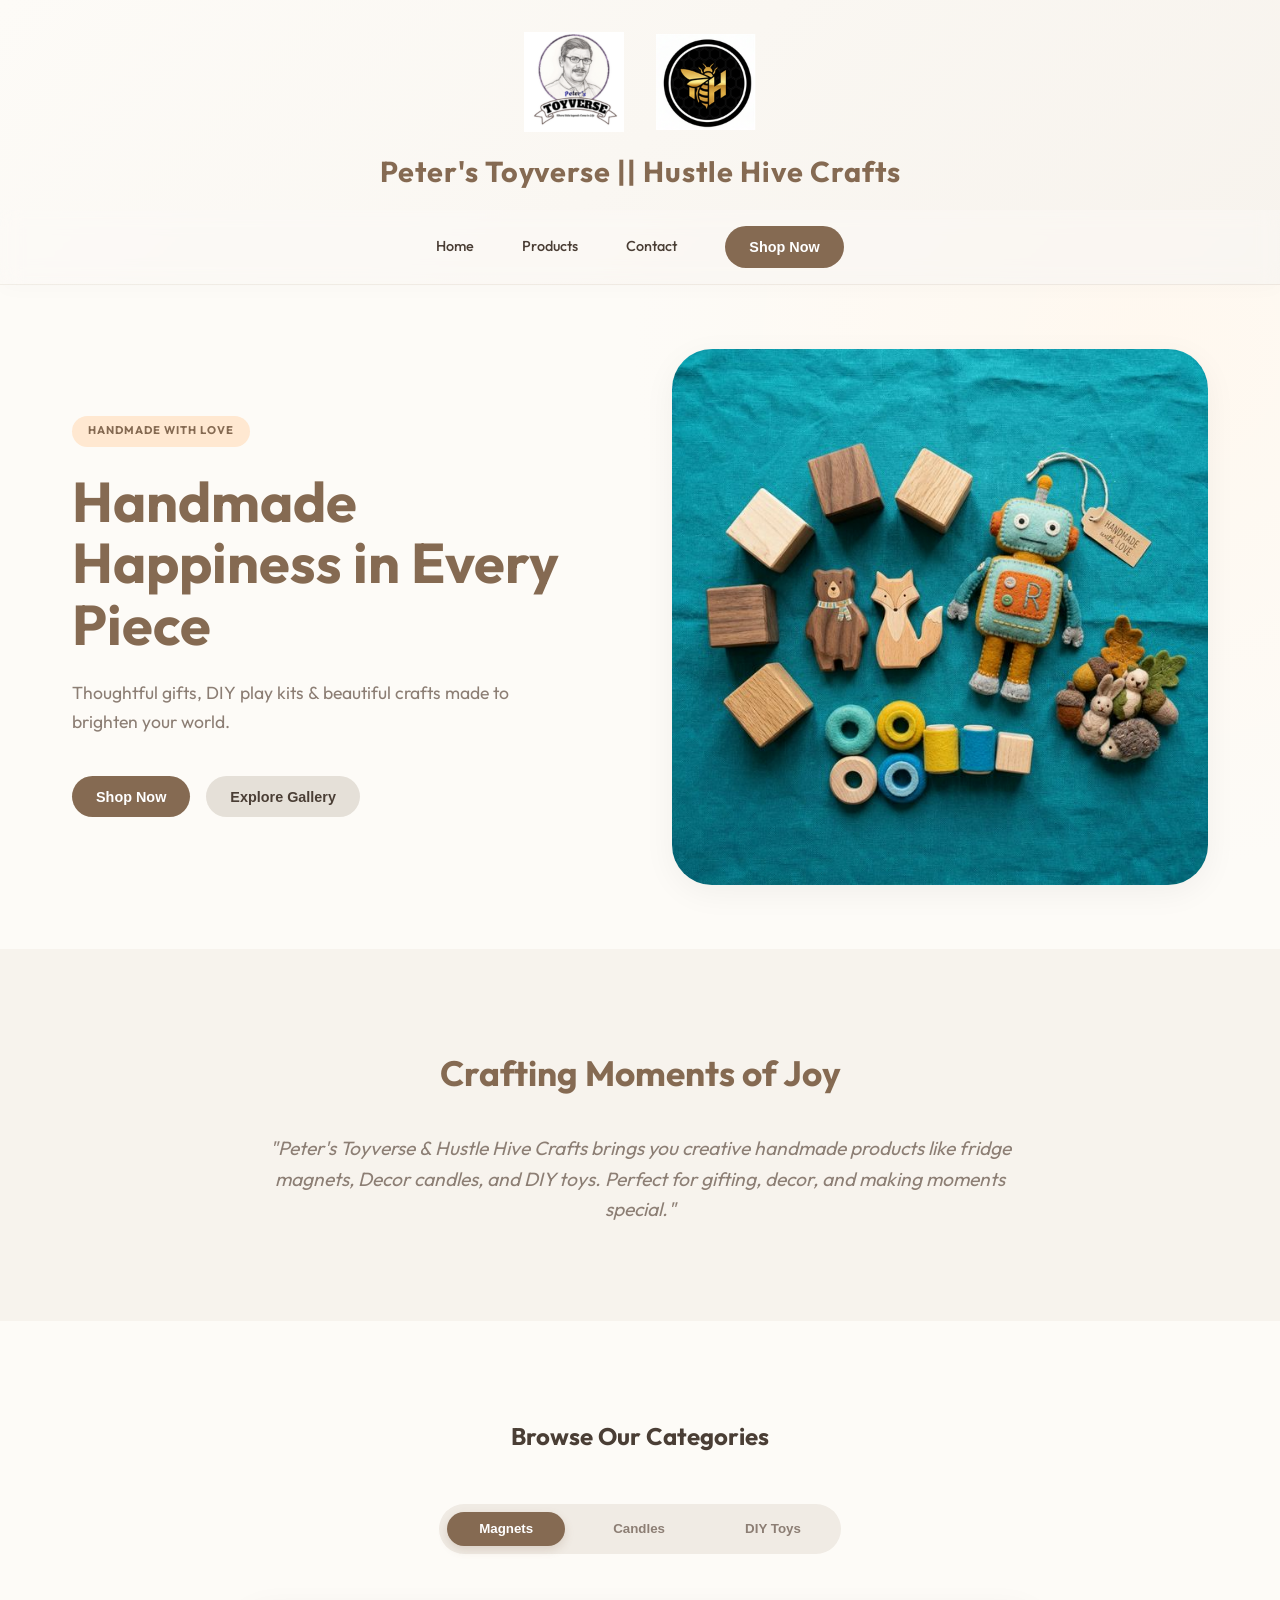
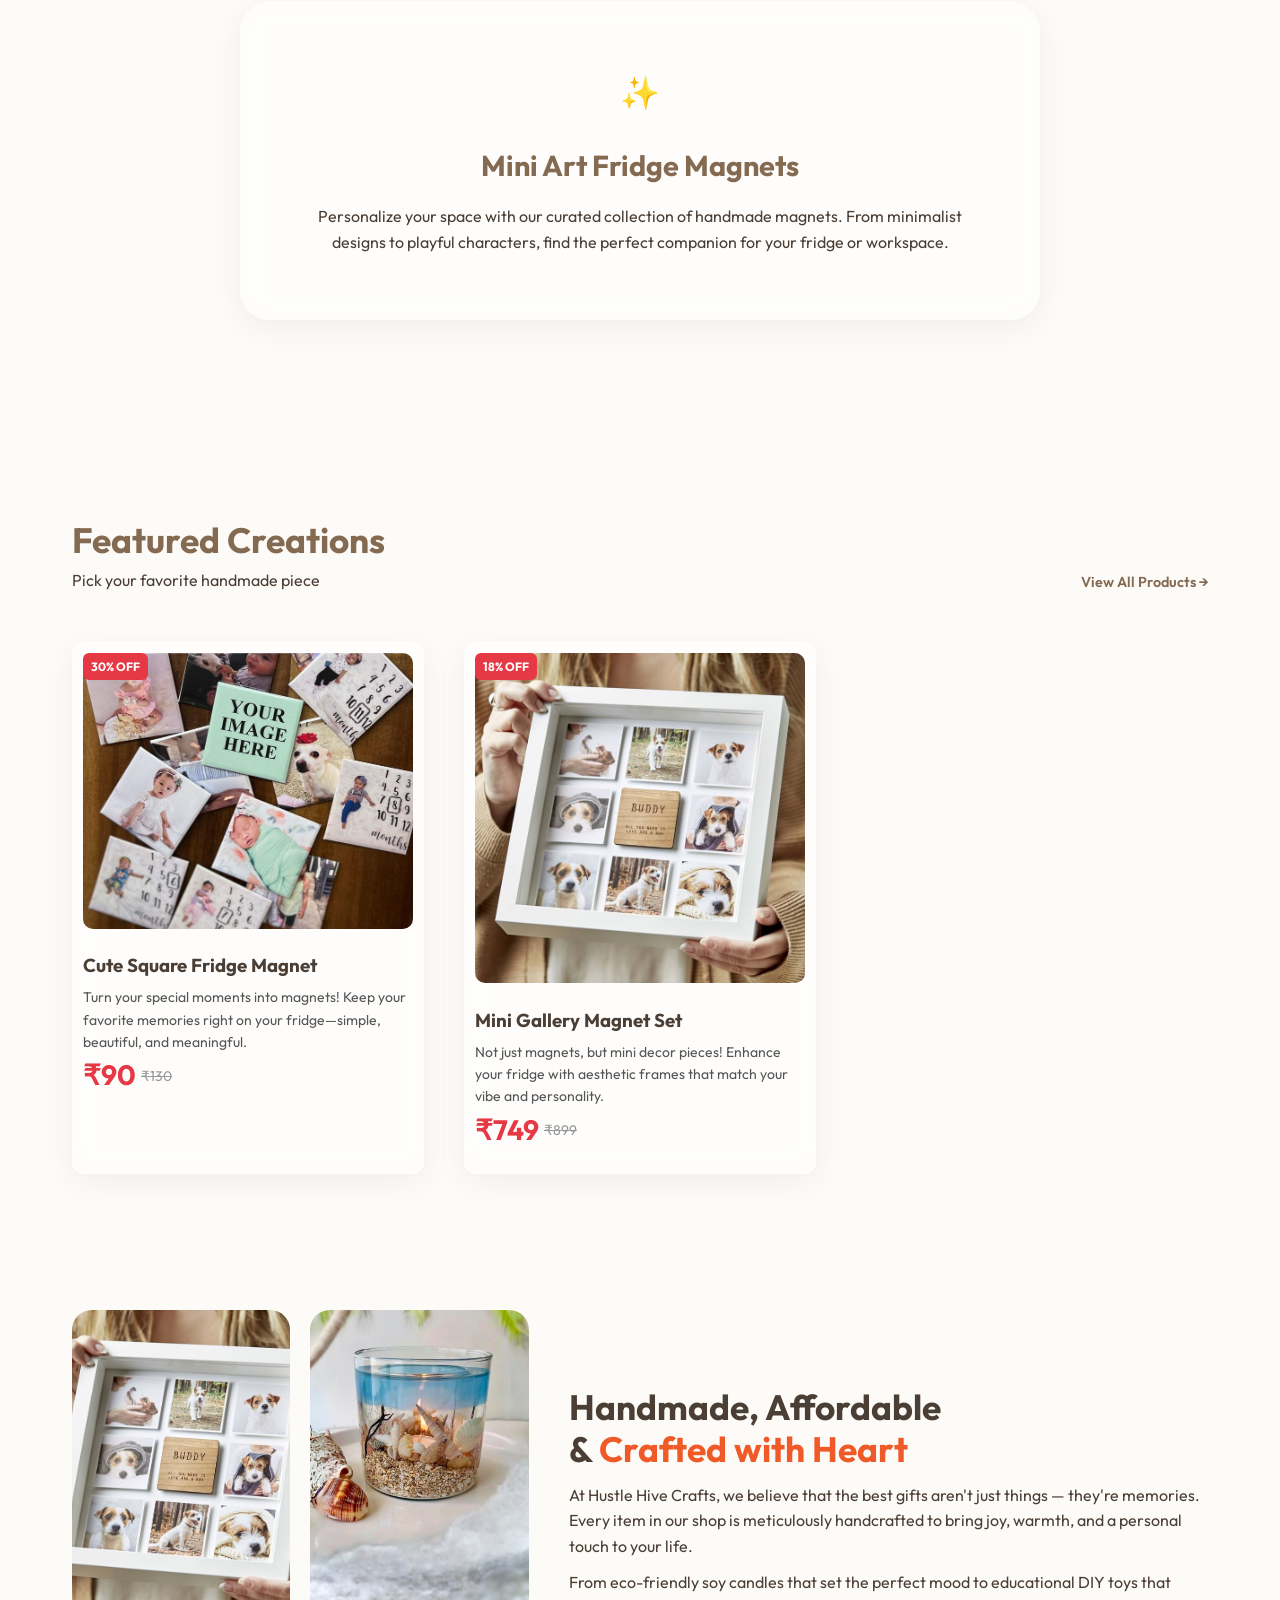
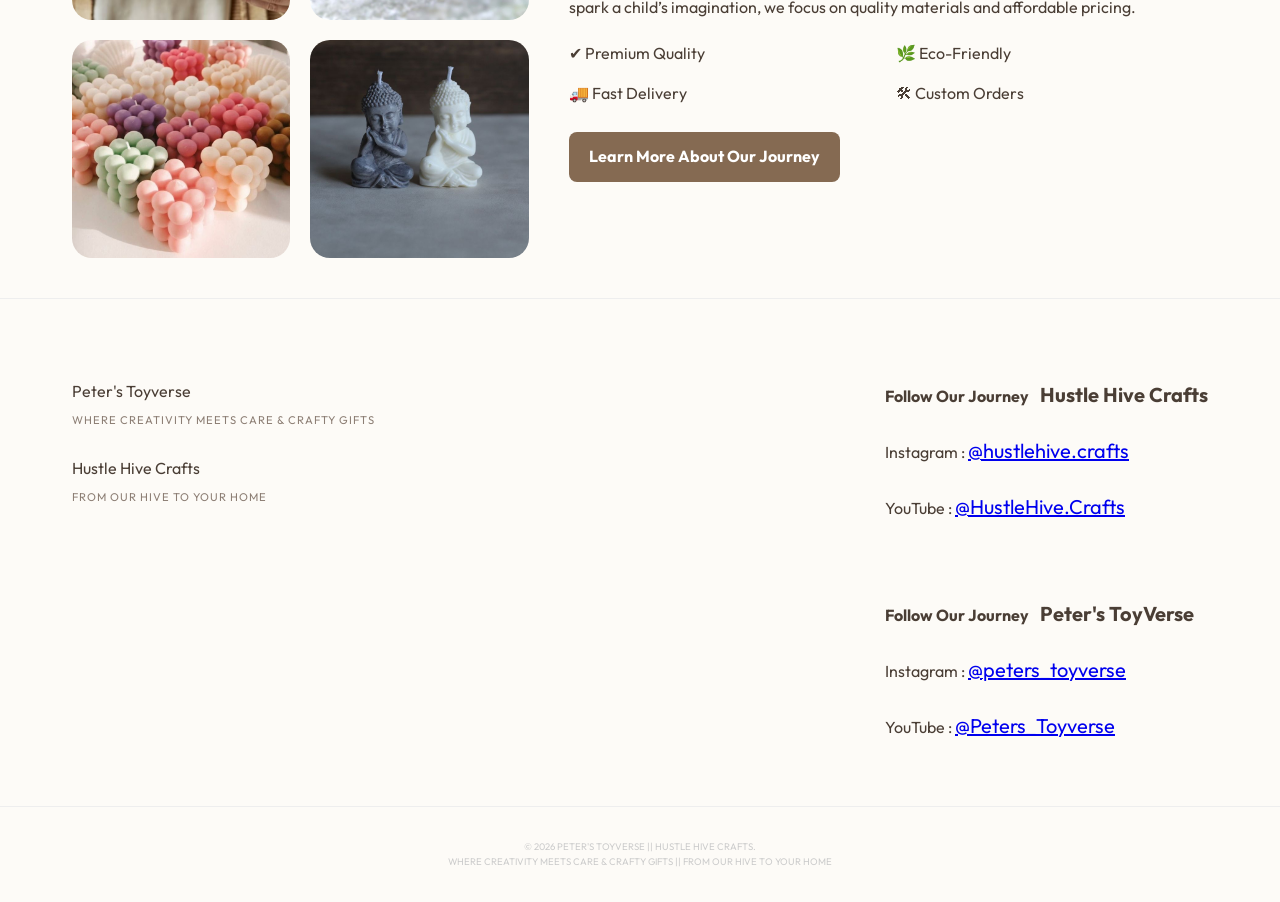
<file: index.html>
<!DOCTYPE html>
<html lang="en">

<head>
    <meta charset="UTF-8">
    <meta name="viewport" content="width=device-width, initial-scale=1.0">
    <title>Peter's Toyverse || Hustle Hive Crafts | Handmade Happiness</title>
    <meta name="description"
        content="Unique gifts, DIY toys & aesthetic crafts made with love to brighten your space and spark your creativity.">
    <link rel="stylesheet" href="index.css">
    <link rel="preconnect" href="https://fonts.googleapis.com">
    <link rel="preconnect" href="https://fonts.gstatic.com" crossorigin>
    <link href="https://fonts.googleapis.com/css2?family=Outfit:wght@300;400;600;700&display=swap" rel="stylesheet">
</head>

<body>
    <div class="top-section">
        <div class="brand-container container text-center">
            <div class="logos">
                <img src="assets/logo-toyverse.png" alt="Peter's Toyverse" class="brand-logo">
                <img src="assets/logo-hustle.png" alt="Hustle Hive" class="brand-logo">
            </div>
            <div class="logo-title">Peter's Toyverse || Hustle Hive Crafts</div>
        </div>

        <header class="header">
            <div class="container">
                <button class="hamburger" id="hamburger" aria-label="Menu">
                    <span></span>
                    <span></span>
                    <span></span>
                </button>
                <nav class="nav w-full justify-center" id="nav-menu">
                    <a href="index.html">Home</a>
                    <a href="products.html">Products</a>
                    <a href="https://wa.me/917530099032" target="_blank" rel="noopener noreferrer">Contact</a>
                    <button class="btn btn-primary" onclick="window.location.href='products.html'">
                        Shop Now
                    </button>
                </nav>
            </div>
        </header>
    </div>

    <main>
        <section class="hero">
            <div class="container hero-grid">
                <div class="hero-content">
                    <span class="badge">HANDMADE WITH LOVE</span>
                    <h1>Handmade Happiness in Every Piece</h1>
                    <p>Thoughtful gifts, DIY play kits & beautiful crafts made to brighten your world.</p>
                    <div class="hero-actions">
                        <button class="btn btn-primary" onclick="window.location.href='products.html'">
                            Shop Now
                        </button>
                        <button class="btn btn-secondary" onclick="window.location.href='gallery.html'">Explore Gallery</button>
                    </div>
                </div>
                <div class="hero-image-container">
                    <img src="assets/hero.png" alt="Handmade Toys" class="hero-img">
                </div>
            </div>
        </section>

        <section class="quote-section">
            <div class="container text-center">
                <h2>Crafting Moments of Joy</h2>
                <blockquote>
                    "Peter's Toyverse & Hustle Hive Crafts brings you creative handmade products like fridge magnets,
                    Decor candles, and DIY toys. Perfect for gifting, decor, and making moments special."
                </blockquote>
            </div>
        </section>

        <section class="categories-section">
            <div class="container">
                <h2 class="text-center">Browse Our Categories</h2>
                <div class="category-tabs">
                    <button class="tab-btn active" data-category="magnets">Magnets</button>
                    <button class="tab-btn" data-category="candles">Candles</button>
                    <button class="tab-btn" data-category="toys">DIY Toys</button>
                </div>
                <div class="category-content-card glass">
                    <div id="magnets-content" class="tab-pane active">
                        <div class="category-info">
                            <div class="icon-placeholder">✨</div>
                            <h3>Mini Art Fridge Magnets</h3>
                            <p>Personalize your space with our curated collection of handmade magnets. From minimalist
                                designs to playful characters, find the perfect companion for your fridge or workspace.
                            </p>
                        </div>
                    </div>
                    <!-- Other tab content can be added here or handled via JS -->
                </div>
            </div>
        </section>

      <section id="shop" class="featured-section">
            <div class="container">
                <div class="section-header">
                    <div>
                        <h2>Featured Creations</h2>
                        <p>Pick your favorite handmade piece</p>
                    </div>
                    <a href="products.html" class="view-all">View All Products &rarr;</a>
                </div>
                 <div class="products-grid grid-3-col">
                    <!-- Magnets -->
                    <div class="product-card glass" data-category="magnets"
                        style="display: none; position: relative; border-radius: 12px; overflow: hidden; padding: 10px;">

                        <!-- 🔥 OFF Badge -->
                        <div style="
                            position: absolute;
                            top: 10px;
                            left: 10px;
                            background: #e63946;
                            color: #fff;
                            padding: 4px 8px;
                            font-size: 12px;
                            font-weight: bold;
                            border-radius: 6px;">
                            30% OFF
                        </div>

                        <img src="assets/single-magnet.png" alt="Planet Magnet" style="width: 100%; border-radius: 10px;">

                        <div style="padding: 10px 0;">
                            <h3 style="margin: 5px 0;">Cute Square Fridge Magnet</h3>
                            <p style="font-size: 14px; color: #555;">
                                Turn your special moments into magnets! Keep your favorite memories right on your fridge—simple, beautiful, and meaningful.
                            </p>

                            <!-- 💰 Price Section -->
                            <div style="display: flex; align-items: center; gap: 5px;">
                                <span style="color: #e63946; font-weight: bold; font-size: 28px;">
                                    ₹90
                                </span>
                                <span style="text-decoration: line-through; color: #999; font-size: 14px;">
                                    ₹130
                                </span>
                            </div>
                        </div>
                    </div>

                    <div class="product-card glass" data-category="magnets"
                        style="display: none; position: relative; border-radius: 12px; overflow: hidden; padding: 10px;">

                        <!-- 🔥 OFF Badge -->
                        <div style="
                            position: absolute;
                            top: 10px;
                            left: 10px;
                            background: #e63946;
                            color: #fff;
                            padding: 4px 8px;
                            font-size: 12px;
                            font-weight: bold;
                            border-radius: 6px;">
                            18% OFF
                        </div>

                        <img src="assets/framed-magnet.png" alt="Planet Magnet" style="width: 100%; border-radius: 10px;">

                        <div style="padding: 10px 0;">
                            <h3 style="margin: 5px 0;">Mini Gallery Magnet Set</h3>
                            <p style="font-size: 14px; color: #555;">
                                Not just magnets, but mini decor pieces! Enhance your fridge with aesthetic frames that match your vibe and personality.
                            </p>

                            <!-- 💰 Price Section -->
                            <div style="display: flex; align-items: center; gap: 5px;">
                                <span style="color: #e63946; font-weight: bold; font-size: 28px;">
                                    ₹749
                                </span>
                                <span style="text-decoration: line-through; color: #999; font-size: 14px;">
                                    ₹899
                                </span>
                            </div>
                        </div>
                    </div>


                    <!-- Candles -->
                    <div class="product-card glass" data-category="candles"
                        style="display: none; position: relative; border-radius: 12px; overflow: hidden; padding: 10px;">

                        <!-- 🔥 OFF Badge -->
                        <div style="
                            position: absolute;
                            top: 10px;
                            left: 10px;
                            background: #e63946;
                            color: #fff;
                            padding: 4px 8px;
                            font-size: 12px;
                            font-weight: bold;
                            border-radius: 6px;">
                            18% OFF
                        </div>

                        <img src="assets/bubble-candle.png" alt="Planet Magnet" style="width: 100%; border-radius: 10px;">

                        <div style="padding: 10px 0;">
                            <h3 style="margin: 5px 0;">Bubble Candle (Mini)</h3>
                            <p style="font-size: 14px; color: #555;">
                                Cute, trendy, and aesthetic! This mini bubble candle adds a modern vibe to any space. Perfect for gifting or decorating your desk with a soft, cozy touch.
                            </p>

                            <!-- 💰 Price Section -->
                            <div style="display: flex; align-items: center; gap: 5px;">
                                <span style="color: #e63946; font-weight: bold; font-size: 28px;">
                                    ₹90
                                </span>
                                <span style="text-decoration: line-through; color: #999; font-size: 14px;">
                                    ₹120
                                </span>
                            </div>
                        </div>
                    </div>

                    <div class="product-card glass" data-category="candles"
                        style="display: none; position: relative; border-radius: 12px; overflow: hidden; padding: 10px;">

                        <!-- 🔥 OFF Badge -->
                        <div style="
                            position: absolute;
                            top: 10px;
                            left: 10px;
                            background: #e63946;
                            color: #fff;
                            padding: 4px 8px;
                            font-size: 12px;
                            font-weight: bold;
                            border-radius: 6px;">
                            18% OFF
                        </div>

                        <img src="assets/buddha-candle.png" alt="Planet Magnet" style="width: 100%; border-radius: 10px;">

                        <div style="padding: 10px 0;">
                            <h3 style="margin: 5px 0;">Buddha candle</h3>
                            <p style="font-size: 14px; color: #555;">
                                Bring peace and positivity into your space. This Buddha candle creates a calming aura, perfect for meditation, relaxation, and mindful living.
                            </p>

                            <!-- 💰 Price Section -->
                            <div style="display: flex; align-items: center; gap: 5px;">
                                <span style="color: #e63946; font-weight: bold; font-size: 28px;">
                                    ₹130
                                </span>
                                <span style="text-decoration: line-through; color: #999; font-size: 14px;">
                                    ₹150
                                </span>
                            </div>
                        </div>
                    </div>

                    <div class="product-card glass" data-category="candles"
                        style="display: none; position: relative; border-radius: 12px; overflow: hidden; padding: 10px;">

                        <!-- 🔥 OFF Badge -->
                        <div style="
                            position: absolute;
                            top: 10px;
                            left: 10px;
                            background: #e63946;
                            color: #fff;
                            padding: 4px 8px;
                            font-size: 12px;
                            font-weight: bold;
                            border-radius: 6px;">
                            18% OFF
                        </div>

                        <img src="assets/sunflower-daise.png" alt="Planet Magnet" style="width: 100%; border-radius: 10px;">

                        <div style="padding: 10px 0;">
                            <h3 style="margin: 5px 0;">Sunflower Mold</h3>
                            <p style="font-size: 14px; color: #555;">
                                Bright, happy, and full of positivity! Just like a sunflower, this candle spreads joy and lights up every corner beautifully.
                            </p>

                            <!-- 💰 Price Section -->
                            <div style="display: flex; align-items: center; gap: 5px;">
                                <span style="color: #e63946; font-weight: bold; font-size: 28px;">
                                    ₹60
                                </span>
                                <span style="text-decoration: line-through; color: #999; font-size: 14px;">
                                    ₹80
                                </span>
                            </div>
                        </div>
                    </div>

                    <div class="product-card glass" data-category="candles"
                        style="display: none; position: relative; border-radius: 12px; overflow: hidden; padding: 10px;">

                        <!-- 🔥 OFF Badge -->
                        <div style="
                            position: absolute;
                            top: 10px;
                            left: 10px;
                            background: #e63946;
                            color: #fff;
                            padding: 4px 8px;
                            font-size: 12px;
                            font-weight: bold;
                            border-radius: 6px;">
                            18% OFF
                        </div>

                        <img src="assets/moon_candle.png" alt="Planet Magnet" style="width: 100%; border-radius: 10px;">

                        <div style="padding: 10px 0;">
                            <h3 style="margin: 5px 0;">Moon Mold</h3>
                            <p style="font-size: 14px; color: #555;">
                                Soft, dreamy, and magical. This moon candle creates a peaceful night vibe—perfect for relaxing evenings and aesthetic decor lovers.
                            </p>

                            <!-- 💰 Price Section -->
                            <div style="display: flex; align-items: center; gap: 5px;">
                                <span style="color: #e63946; font-weight: bold; font-size: 28px;">
                                    ₹149 </span>
                                <span style="text-decoration: line-through; color: #999; font-size: 14px;">
                                    ₹199
                                </span>
                            </div>
                        </div>
                    </div>

                    <div class="product-card glass" data-category="candles"
                        style="display: none; position: relative; border-radius: 12px; overflow: hidden; padding: 10px;">

                        <!-- 🔥 OFF Badge -->
                        <div style="
                            position: absolute;
                            top: 10px;
                            left: 10px;
                            background: #e63946;
                            color: #fff;
                            padding: 4px 8px;
                            font-size: 12px;
                            font-weight: bold;
                            border-radius: 6px;">
                            18% OFF
                        </div>

                        <img src="assets/jar-forest.png" alt="Planet Magnet" style="width: 100%; border-radius: 10px;">

                        <div style="padding: 10px 0;">
                            <h3 style="margin: 5px 0;">Jar decor candles - Forest</h3>
                            <p style="font-size: 14px; color: #555;">
                                Nature in a jar! Earthy tones and fresh fragrance create a peaceful forest vibe, helping you relax and unwind.
                            </p>

                            <!-- 💰 Price Section -->
                            <div style="display: flex; align-items: center; gap: 5px;">
                                <span style="color: #e63946; font-weight: bold; font-size: 28px;">
                                    ₹249 </span>
                                <span style="text-decoration: line-through; color: #999; font-size: 14px;">
                                    ₹299
                                </span>
                            </div>
                        </div>
                    </div>

                    <div class="product-card glass" data-category="candles"
                        style="display: none; position: relative; border-radius: 12px; overflow: hidden; padding: 10px;">

                        <!-- 🔥 OFF Badge -->
                        <div style="
                            position: absolute;
                            top: 10px;
                            left: 10px;
                            background: #e63946;
                            color: #fff;
                            padding: 4px 8px;
                            font-size: 12px;
                            font-weight: bold;
                            border-radius: 6px;">
                            18% OFF
                        </div>

                        <img src="assets/jar-valentine.png" alt="Planet Magnet" style="width: 100%; border-radius: 10px;">

                        <div style="padding: 10px 0;">
                            <h3 style="margin: 5px 0;">Jar decor candles - Velatine</h3>
                            <p style="font-size: 14px; color: #555;">
                                Made with love! Romantic colors, lovely fragrance, and heartwarming vibes—perfect for gifting your special someone.
                            </p>

                            <!-- 💰 Price Section -->
                            <div style="display: flex; align-items: center; gap: 5px;">
                                <span style="color: #e63946; font-weight: bold; font-size: 28px;">
                                    ₹249 </span>
                                <span style="text-decoration: line-through; color: #999; font-size: 14px;">
                                    ₹299
                                </span>
                            </div>
                        </div>
                    </div>



                    <!-- Toys -->
                    <div class="product-card glass" data-category="toys"
                        style="display: none; position: relative; border-radius: 12px; overflow: hidden; padding: 10px;">

                        <!-- 🔥 OFF Badge -->
                        <div style="
                            position: absolute;
                            top: 10px;
                            left: 10px;
                            background: #e63946;
                            color: #fff;
                            padding: 4px 8px;
                            font-size: 12px;
                            font-weight: bold;
                            border-radius: 6px;">
                            18% OFF
                        </div>

                        <img src="assets/unicorn_mould.png" alt="Planet Magnet" style="width: 100%; border-radius: 10px;">

                        <div style="padding: 10px 0;">
                            <h3 style="margin: 5px 0;">Unicorn DIY Toy - 2pcs</h3>
                            <p style="font-size: 14px; color: #555;">
                                Create your dream unicorn! A cute and magical DIY toy that sparks imagination and creativity in every stroke.
                            </p>

                            <!-- 💰 Price Section -->
                            <div style="display: flex; align-items: center; gap: 5px;">
                                <span style="color: #e63946; font-weight: bold; font-size: 28px;">
                                    ₹110 </span>
                                <span style="text-decoration: line-through; color: #999; font-size: 14px;">
                                    ₹149
                                </span>
                            </div>
                        </div>
                    </div>

                    <div class="product-card glass" data-category="toys"
                        style="display: none; position: relative; border-radius: 12px; overflow: hidden; padding: 10px;">

                        <!-- 🔥 OFF Badge -->
                        <div style="
                            position: absolute;
                            top: 10px;
                            left: 10px;
                            background: #e63946;
                            color: #fff;
                            padding: 4px 8px;
                            font-size: 12px;
                            font-weight: bold;
                            border-radius: 6px;">
                            18% OFF
                        </div>

                        <img src="assets/home_cavity.png" alt="Home 6 Cavity" style="width: 100%; border-radius: 10px;">

                        <div style="padding: 10px 0;">
                            <h3 style="margin: 5px 0;">Home 6 Cavity (3 pcs)</h3>
                            <p style="font-size: 14px; color: #555;">
                                Build, paint, and decorate your mini dream homes! A fun and creative DIY set that’s perfect for kids to explore their imagination.
                            </p>

                            <!-- 💰 Price Section -->
                            <div style="display: flex; align-items: center; gap: 5px;">
                                <span style="color: #e63946; font-weight: bold; font-size: 28px;">
                                    ₹220 </span>
                                <span style="text-decoration: line-through; color: #999; font-size: 14px;">
                                    ₹250
                                </span>
                            </div>
                        </div>
                    </div>

                    <div class="product-card glass" data-category="toys"
                        style="display: none; position: relative; border-radius: 12px; overflow: hidden; padding: 10px;">

                        <!-- 🔥 OFF Badge -->
                        <div style="
                            position: absolute;
                            top: 10px;
                            left: 10px;
                            background: #e63946;
                            color: #fff;
                            padding: 4px 8px;
                            font-size: 12px;
                            font-weight: bold;
                            border-radius: 6px;">
                            18% OFF
                        </div>

                        <img src="assets/ocean_theme_mould.png" alt="Planet Magnet" style="width: 100%; border-radius: 10px;">

                        <div style="padding: 10px 0;">
                            <h3 style="margin: 5px 0;">Ocean Theme Animal (8 pcs mini)</h3>
                            <p style="font-size: 14px; color: #555;">
                                Dive into creativity! A complete mini ocean world with 8 cute sea animals—perfect for kids to explore and paint their own underwater story.
                            </p>

                            <!-- 💰 Price Section -->
                            <div style="display: flex; align-items: center; gap: 5px;">
                                <span style="color: #e63946; font-weight: bold; font-size: 28px;">
                                    ₹230 </span>
                                <span style="text-decoration: line-through; color: #999; font-size: 14px;">
                                    ₹260
                                </span>
                            </div>
                        </div>
                    </div>

                    <div class="product-card glass" data-category="toys"
                        style="display: none; position: relative; border-radius: 12px; overflow: hidden; padding: 10px;">

                        <!-- 🔥 OFF Badge -->
                        <div style="
                            position: absolute;
                            top: 10px;
                            left: 10px;
                            background: #e63946;
                            color: #fff;
                            padding: 4px 8px;
                            font-size: 12px;
                            font-weight: bold;
                            border-radius: 6px;">
                            18% OFF
                        </div>

                        <img src="assets/medal_crown_mould.png" alt="Medal Crown" style="width: 100%; border-radius: 10px;">

                        <div style="padding: 10px 0;">
                            <h3 style="margin: 5px 0;">Medal Crown (4 pcs)</h3>
                            <p style="font-size: 14px; color: #555;">
                                More crowns, more creativity! A perfect set for sharing, parties, and fun DIY competitions.
                            </p>

                            <!-- 💰 Price Section -->
                            <div style="display: flex; align-items: center; gap: 5px;">
                                <span style="color: #e63946; font-weight: bold; font-size: 28px;">
                                    ₹200 </span>
                                <span style="text-decoration: line-through; color: #999; font-size: 14px;">
                                    ₹230
                                </span>
                            </div>
                        </div>
                    </div>

                    <div class="product-card glass" data-category="toys"
                        style="display: none; position: relative; border-radius: 12px; overflow: hidden; padding: 10px;">

                        <!-- 🔥 OFF Badge -->
                        <div style="
                            position: absolute;
                            top: 10px;
                            left: 10px;
                            background: #e63946;
                            color: #fff;
                            padding: 4px 8px;
                            font-size: 12px;
                            font-weight: bold;
                            border-radius: 6px;">
                            18% OFF
                        </div>

                        <img src="assets/thomas_train.png" alt="Thomas Train Jeep" style="width: 100%; border-radius: 10px;">

                        <div style="padding: 10px 0;">
                            <h3 style="margin: 5px 0;">Thomas Train Jeep</h3>
                            <p style="font-size: 14px; color: #555;">
                                All aboard the fun train! Kids can paint and play with this cute train jeep—perfect for vehicle lovers and creative playtime.
                            </p>

                            <!-- 💰 Price Section -->
                            <div style="display: flex; align-items: center; gap: 5px;">
                                <span style="color: #e63946; font-weight: bold; font-size: 28px;">
                                    ₹110 </span>
                                <span style="text-decoration: line-through; color: #999; font-size: 14px;">
                                    ₹149
                                </span>
                            </div>
                        </div>
                    </div>
                
                    <div class="product-card glass" data-category="toys"
                        style="display: none; position: relative; border-radius: 12px; overflow: hidden; padding: 10px;">

                        <!-- 🔥 OFF Badge -->
                        <div style="
                            position: absolute;
                            top: 10px;
                            left: 10px;
                            background: #e63946;
                            color: #fff;
                            padding: 4px 8px;
                            font-size: 12px;
                            font-weight: bold;
                            border-radius: 6px;">
                            18% OFF
                        </div>

                        <img src="assets/marvel_theme_mould.png" alt="Marvel Ironman" style="width: 100%; border-radius: 10px;">

                        <div style="padding: 10px 0;">
                            <h3 style="margin: 5px 0;">Marvel Ironman</h3>
                            <p style="font-size: 14px; color: #555;">
                                Unleash your inner superhero! Paint your own Ironman and bring your favorite hero to life with your unique colors.
                            </p>

                            <!-- 💰 Price Section -->
                            <div style="display: flex; align-items: center; gap: 5px;">
                                <span style="color: #e63946; font-weight: bold; font-size: 28px;">
                                    ₹180 </span>
                                <span style="text-decoration: line-through; color: #999; font-size: 14px;">
                                    ₹199
                                </span>
                            </div>
                        </div>
                    </div>
                </div>
            </div>
        </section>
        <section id="about" class="about-section">
             <div class="container">
                <div class="about-layout">

                    <!-- LEFT IMAGE GRID -->
                    <div class="about-image-grid">

                        <div class="about-img-wrapper">
                            <img src="assets/framed-magnet.png" class="about-img">
                        </div>

                        <div class="about-img-wrapper">
                            <img src="assets/jar-ocean.png" class="about-img">
                        </div>

                        <div class="about-img-wrapper">
                            <img src="assets/bubble-candle.png" class="about-img">
                        </div>

                        <div class="about-img-wrapper">
                            <img src="assets/buddha-candle.png" class="about-img">
                        </div>

                    </div>

                    <!-- RIGHT CONTENT -->
                    <div class="about-content">

                        <h1>
                            Handmade, Affordable <br>
                            & <span class="accent-text">Crafted with Heart</span>
                        </h1>

                        <p>
                            At Hustle Hive Crafts, we believe that the best gifts aren't just things — they're memories.
                            Every item in our shop is meticulously handcrafted to bring joy, warmth, and a personal touch
                            to your life.
                        </p>

                        <p style="margin-top: 10px;">
                            From eco-friendly soy candles that set the perfect mood to educational DIY toys that spark
                            a child’s imagination, we focus on quality materials and affordable pricing.
                        </p>

                        <!-- FEATURES -->
                        <div class="features-grid">

                            <div class="feature-item">✔ Premium Quality</div>
                            <div class="feature-item">🌿 Eco-Friendly</div>
                            <div class="feature-item">🚚 Fast Delivery</div>
                            <div class="feature-item">🛠 Custom Orders</div>

                        </div>

                        <!-- BUTTON -->
                        <div style="margin-top: 25px;">
                            <a href="#" class="journey-btn">
                                Learn More About Our Journey
                            </a>
                        </div>

                    </div>

                </div>
            </div>
        </section>
    </main>

    <footer class="footer">
        <div class="container footer-content">
            <div class="footer-brand">
                <div class="logo">Peter's Toyverse</div>
                <p>WHERE CREATIVITY MEETS CARE & CRAFTY GIFTS</p>

                <div class="logo"><br>Hustle Hive Crafts</div>
                <p>FROM OUR HIVE TO YOUR HOME</p>
            </div>
            <div class="footer-social">
                <div>
                    <strong>Follow Our Journey</strong>
                    <span style="margin-left: 8px;font-size: 20px;"><b>Hustle Hive Crafts</b></span>
                </div>
                <p>Instagram :
                    <a href="https://www.instagram.com/hustlehive.crafts">
                        <u style="font-size: 20px;">@hustlehive.crafts</u>
                    </a>
                </p>

                <p>YouTube :
                    <a href="https://www.youtube.com/@HustleHive.Crafts">
                        <u style="font-size: 20px;">@HustleHive.Crafts</u>
                    </a>
                </p>
                <div>
                    <br><br>
                    <strong>Follow Our Journey</strong>
                    <span style="margin-left: 8px;font-size: 20px;"><b>Peter's ToyVerse</b></span>
                </div>
                <p>Instagram :
                    <a href="https://www.instagram.com/peters_toyverse">
                        <u style="font-size: 20px;">@peters_toyverse</u>
                    </a>
                </p>

                <p>YouTube :
                    <a href="https://www.youtube.com/@Peters_Toyverse">
                        <u style="font-size: 20px;">@Peters_Toyverse</u>
                    </a>
                </p>
            </div>
        </div>
        <div class="copyright">
            © 2026 PETER'S TOYVERSE || HUSTLE HIVE CRAFTS. <br>
            WHERE CREATIVITY MEETS CARE & CRAFTY GIFTS || FROM OUR HIVE TO YOUR HOME
        </div>
    </footer>

    <script src="main.js"></script>
</body>

</html>
</file>
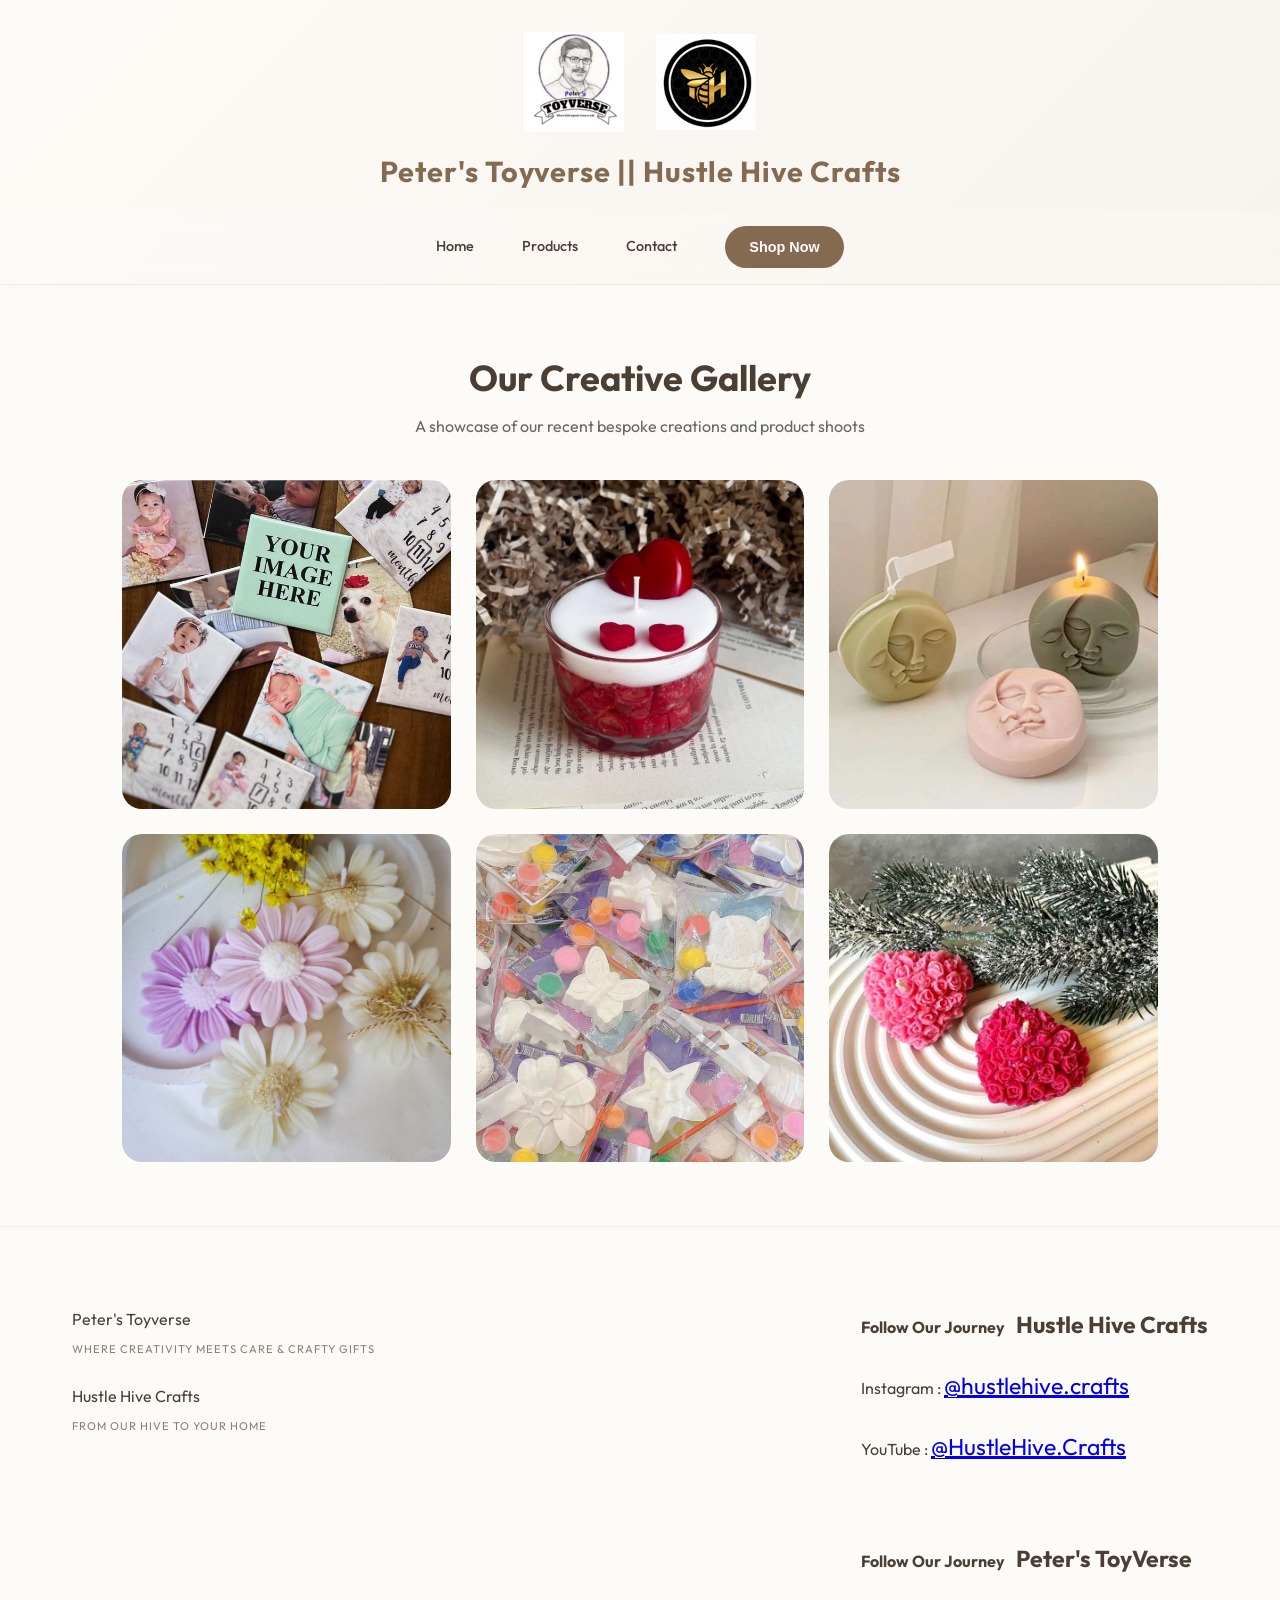
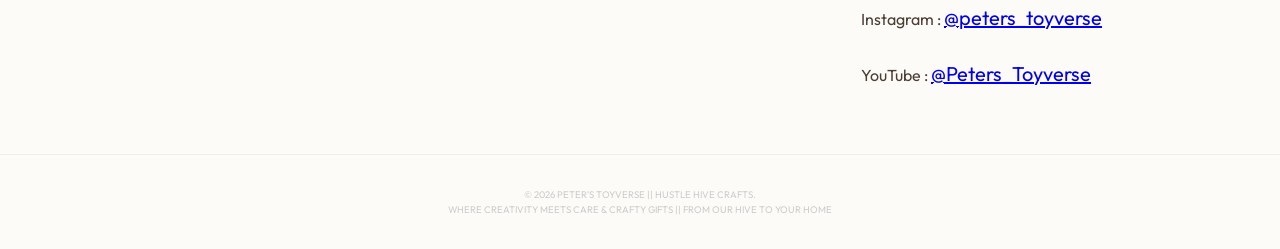
<file: gallery.html>
<!DOCTYPE html>
<html lang="en">


<head>
    <meta charset="UTF-8">
    <meta name="viewport" content="width=device-width, initial-scale=1.0">
    <title>Our Creations | Peter's Toyverse & Hustle Hive Crafts</title>
    <meta name="description" content="Explore our full collection of handmade magnets, scented candles, and DIY toys.">
    <link rel="stylesheet" href="index.css">
    <link rel="preconnect" href="https://fonts.googleapis.com">
    <link rel="preconnect" href="https://fonts.gstatic.com" crossorigin>
    <link href="https://fonts.googleapis.com/css2?family=Outfit:wght@300;400;600;700&display=swap" rel="stylesheet">
</head>

<body>

    <!-- HEADER -->
  <div class="top-section">
        <div class="brand-container container text-center">
            <div class="logos">
                <img src="assets/logo-toyverse.png" alt="Peter's Toyverse" class="brand-logo">
                <img src="assets/logo-hustle.png" alt="Hustle Hive" class="brand-logo">
            </div>
            <div class="logo-title">Peter's Toyverse || Hustle Hive Crafts</div>
        </div>
        <header class="header">
            <div class="container">
                <button class="hamburger" id="hamburger" aria-label="Menu">
                    <span></span>
                    <span></span>
                    <span></span>
                </button>
                <nav class="nav w-full justify-center" id="nav-menu">
                    <a href="index.html">Home</a>
                    <a href="products.html">Products</a>
                    <a href="https://wa.me/917530099032" target="_blank" rel="noopener noreferrer">Contact</a>
                    <button class="btn btn-primary" onclick="window.location.href='products.html'">
                        Shop Now
                    </button>
                </nav>
            </div>
        </header>
    </div>

    <!-- GALLERY -->
     <main style="display: flex; justify-content: center;">
   <section class="gallery-section">
        <div style="
            text-align: center;
            margin-bottom: 40px;">
            <h1 style="font-size: 36px; margin-bottom: 8px;">
                Our Creative Gallery
            </h1>

            <p style="color: #666; font-size: 16px;">
                A showcase of our recent bespoke creations and product shoots
            </p>
        </div>

       <div class="gallery-grid">

            <div class="gallery-item">
                <img src="assets/single-magnet.png" class="gallery-img">
            </div>

            <div class="gallery-item">
                <img src="assets/jar-valentine.png" class="gallery-img">
            </div>

            <div class="gallery-item">
                <img src="assets/moon_candle.png" class="gallery-img">
            </div>

            <div class="gallery-item">
                <img src="assets/sunflower-daise.png" class="gallery-img">
            </div>

            <div class="gallery-item">
                <img src="assets/diy-toy.png" class="gallery-img">
            </div>

            <div class="gallery-item">
                <img src="assets/heart_rose_candle.png" class="gallery-img">
            </div>

        </div>
    </section>
    </main>

    <!-- FOOTER -->
   <footer class="footer">
        <div class="container footer-content">
            <div class="footer-brand">
                <div class="logo">Peter's Toyverse</div>
                <p>WHERE CREATIVITY MEETS CARE & CRAFTY GIFTS</p>

                <div class="logo"><br>Hustle Hive Crafts</div>
                <p>FROM OUR HIVE TO YOUR HOME</p>
            </div>
            <div class="footer-social">
                <div>
                    <strong>Follow Our Journey</strong>
                    <span style="margin-left: 8px;font-size: 23px;"><b>Hustle Hive Crafts</b></span>
                </div>
                <p>Instagram :
                    <a href="https://www.instagram.com/hustlehive.crafts">
                        <u style="font-size: 23px;">@hustlehive.crafts</u>
                    </a>
                </p>

                <p>YouTube :
                    <a href="https://www.youtube.com/@HustleHive.Crafts">
                        <u style="font-size: 23px;">@HustleHive.Crafts</u>
                    </a>
                </p>
                <div>
                    <br><br>
                    <strong>Follow Our Journey</strong>
                    <span style="margin-left: 8px;font-size: 23px;"><b>Peter's ToyVerse</b></span>
                </div>
                <p>Instagram :
                    <a href="https://www.instagram.com/peters_toyverse">
                        <u style="font-size: 20px;">@peters_toyverse</u>
                    </a>
                </p>

                <p>YouTube :
                    <a href="https://www.youtube.com/@Peters_Toyverse">
                        <u style="font-size: 20px;">@Peters_Toyverse</u>
                    </a>
                </p>
            </div>
        </div>
        <div class="copyright">
            © 2026 PETER'S TOYVERSE || HUSTLE HIVE CRAFTS. <br>
            WHERE CREATIVITY MEETS CARE & CRAFTY GIFTS || FROM OUR HIVE TO YOUR HOME
        </div>
    </footer>

    <script src="main.js"></script>

</body>
</html>
</file>
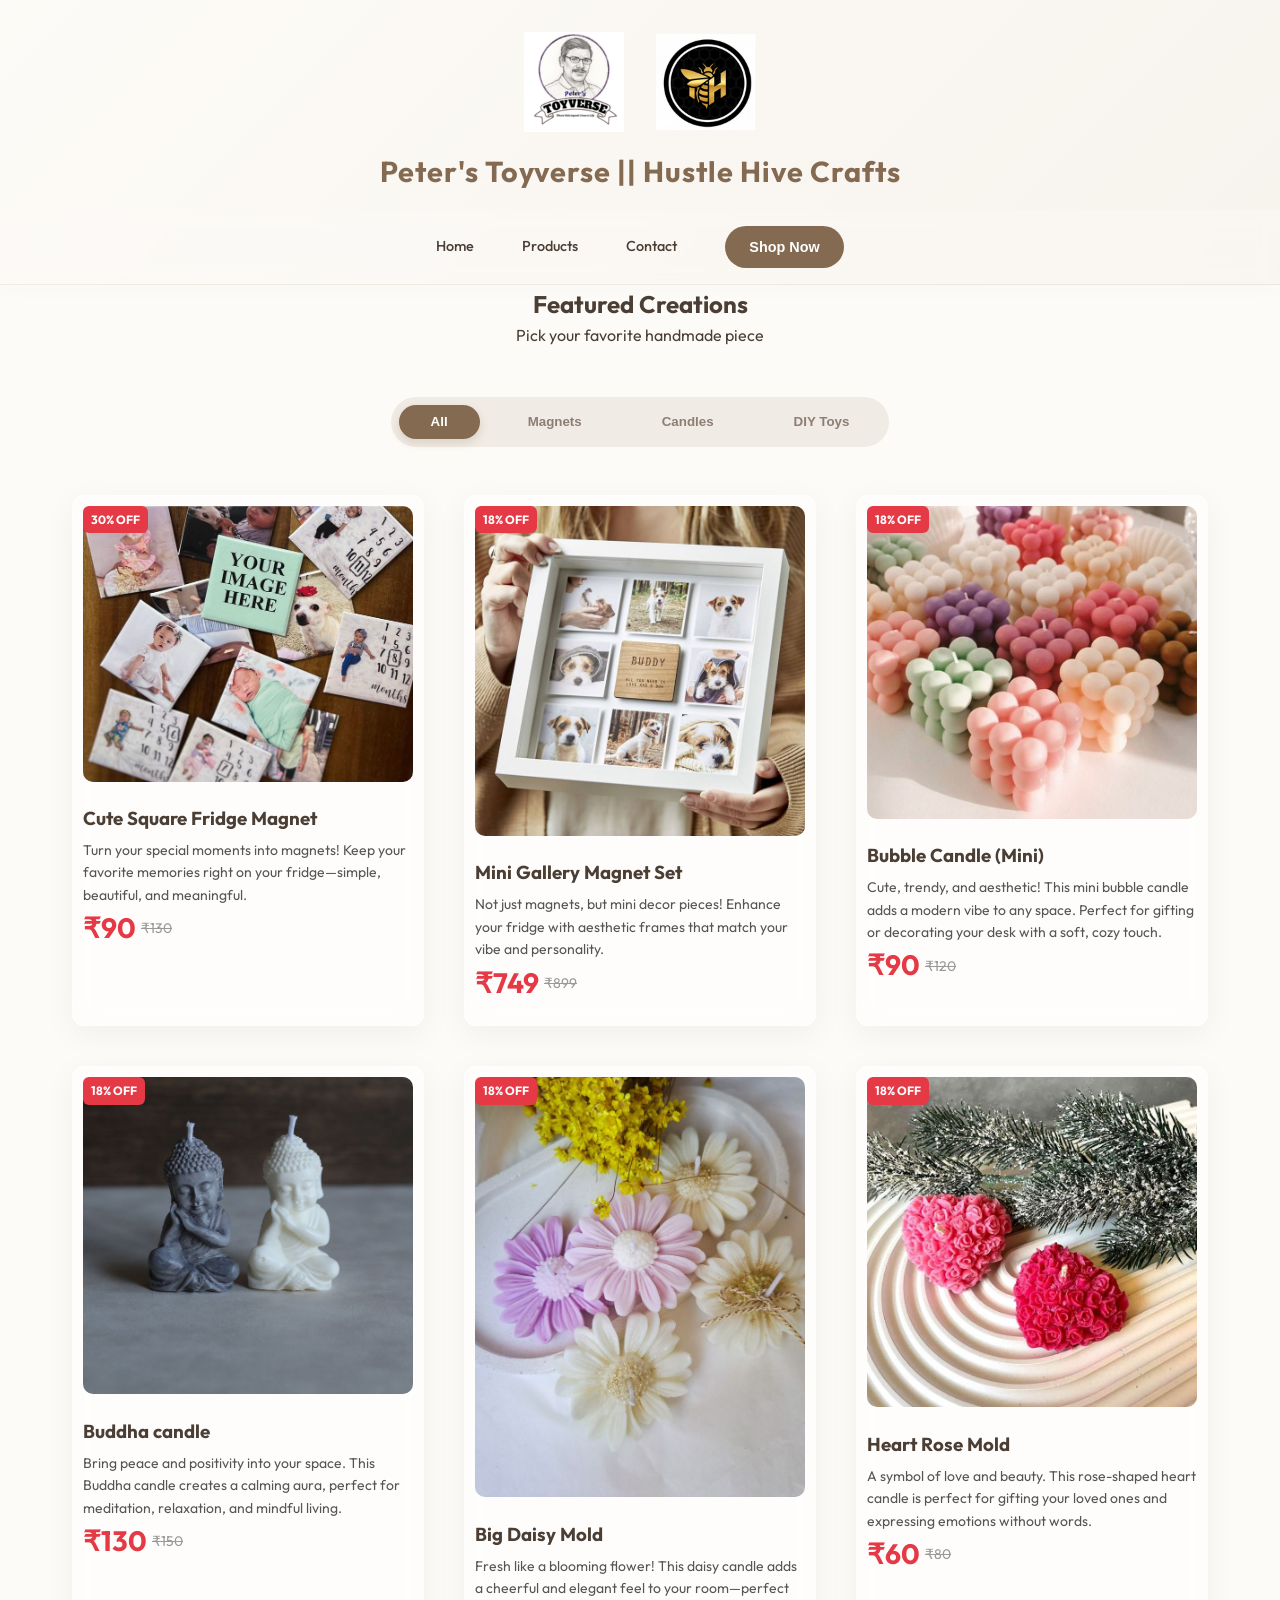
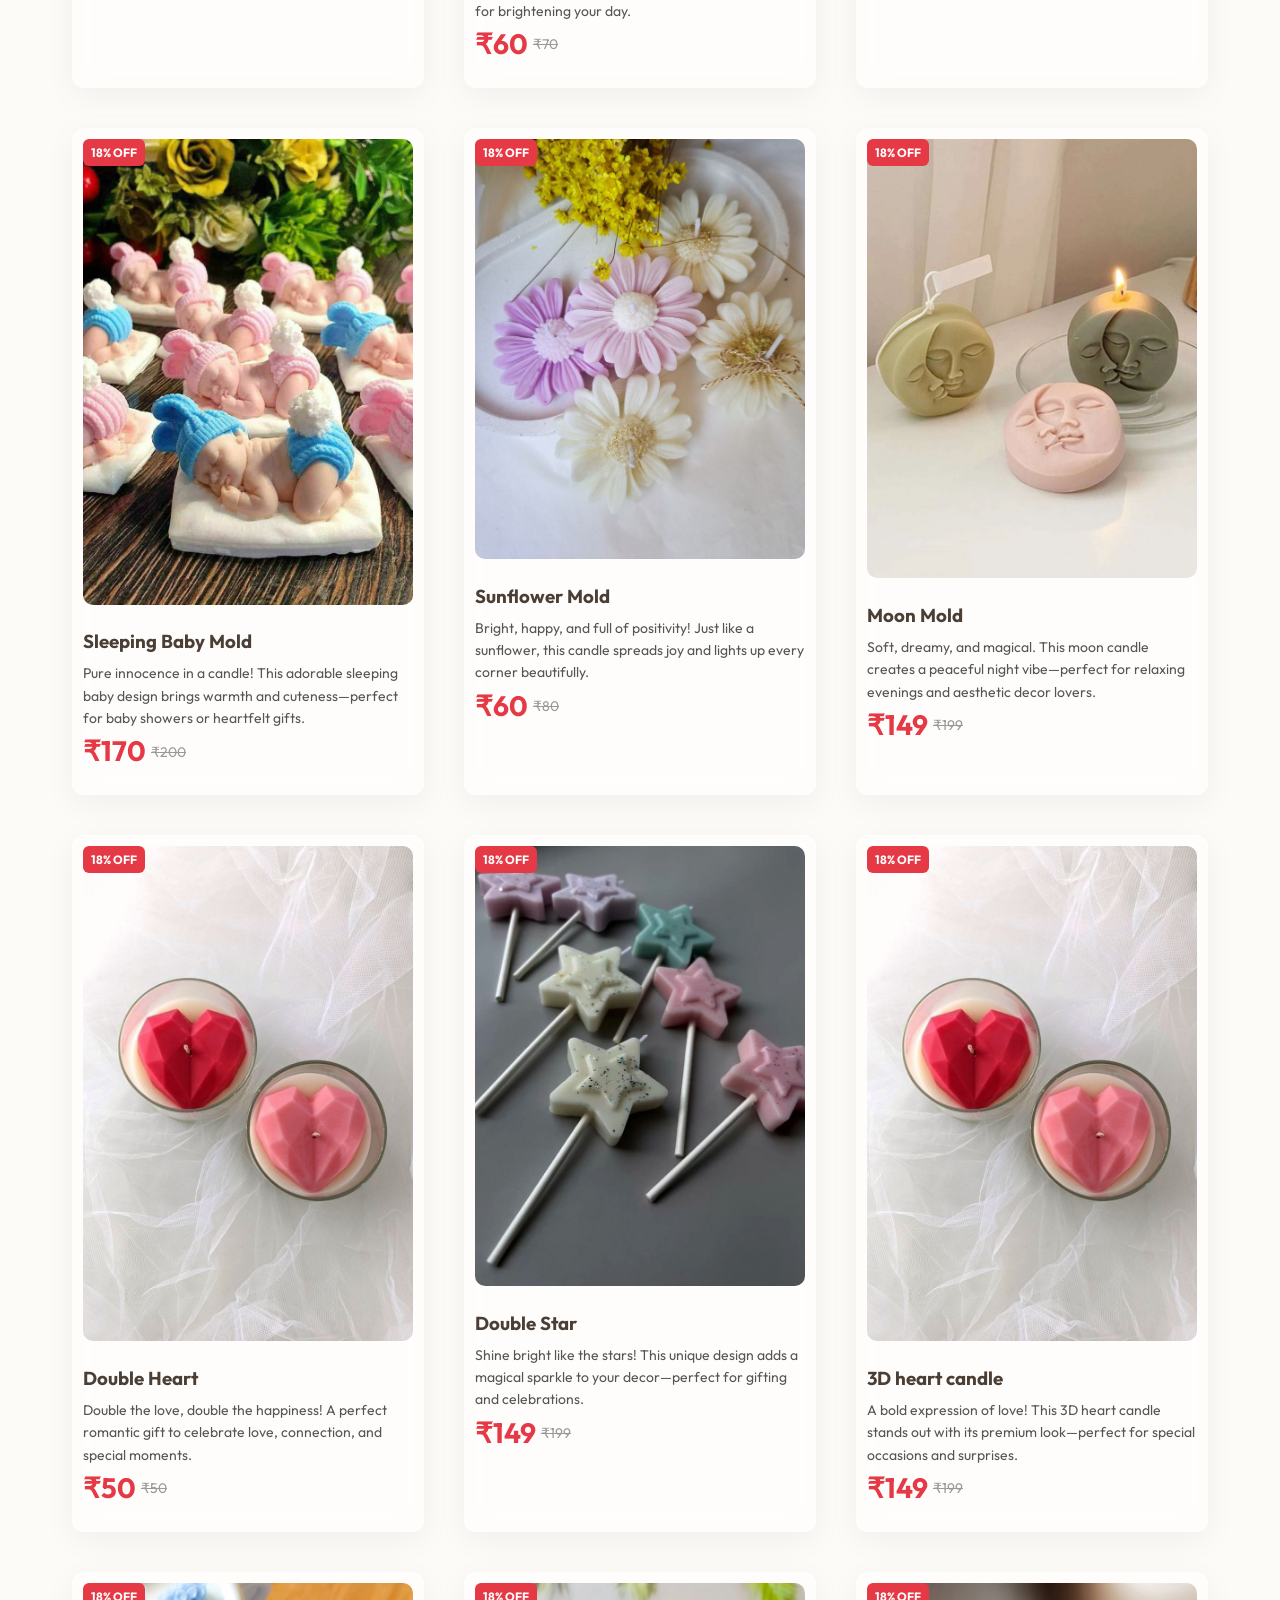
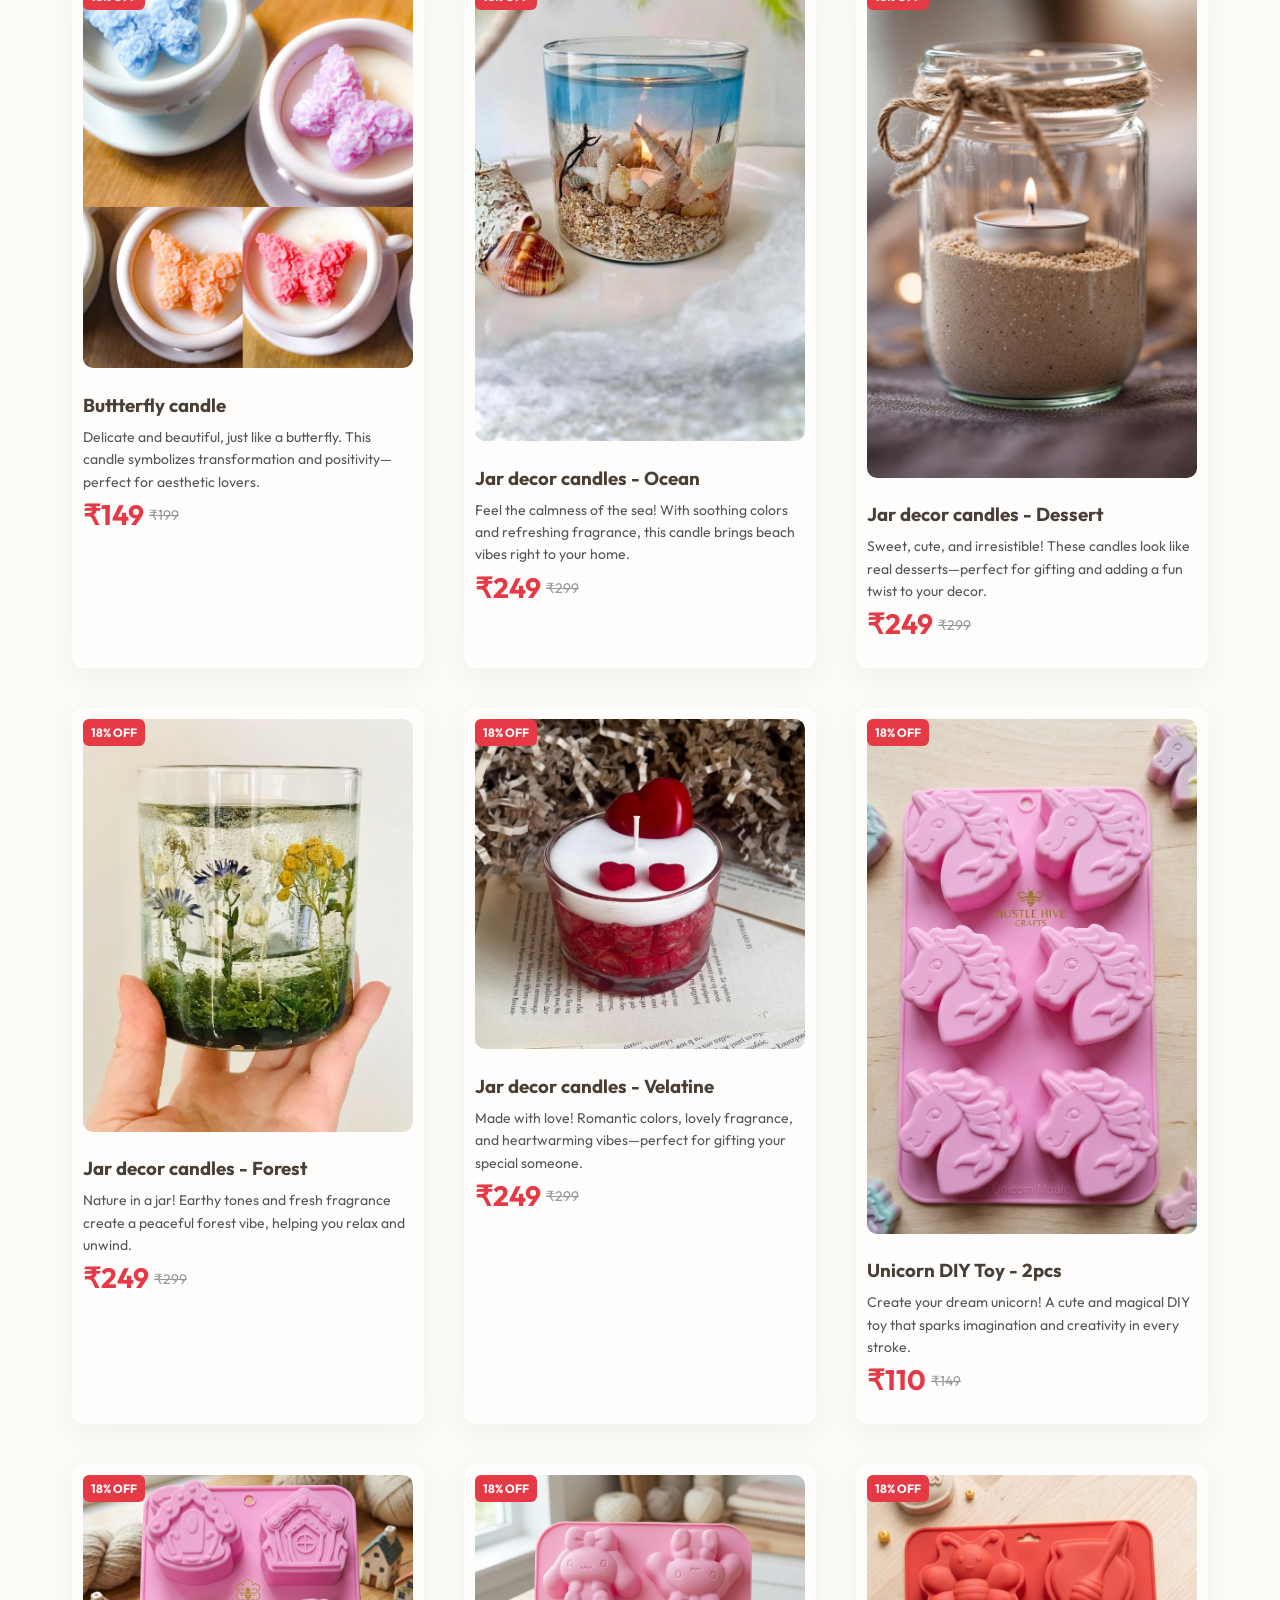
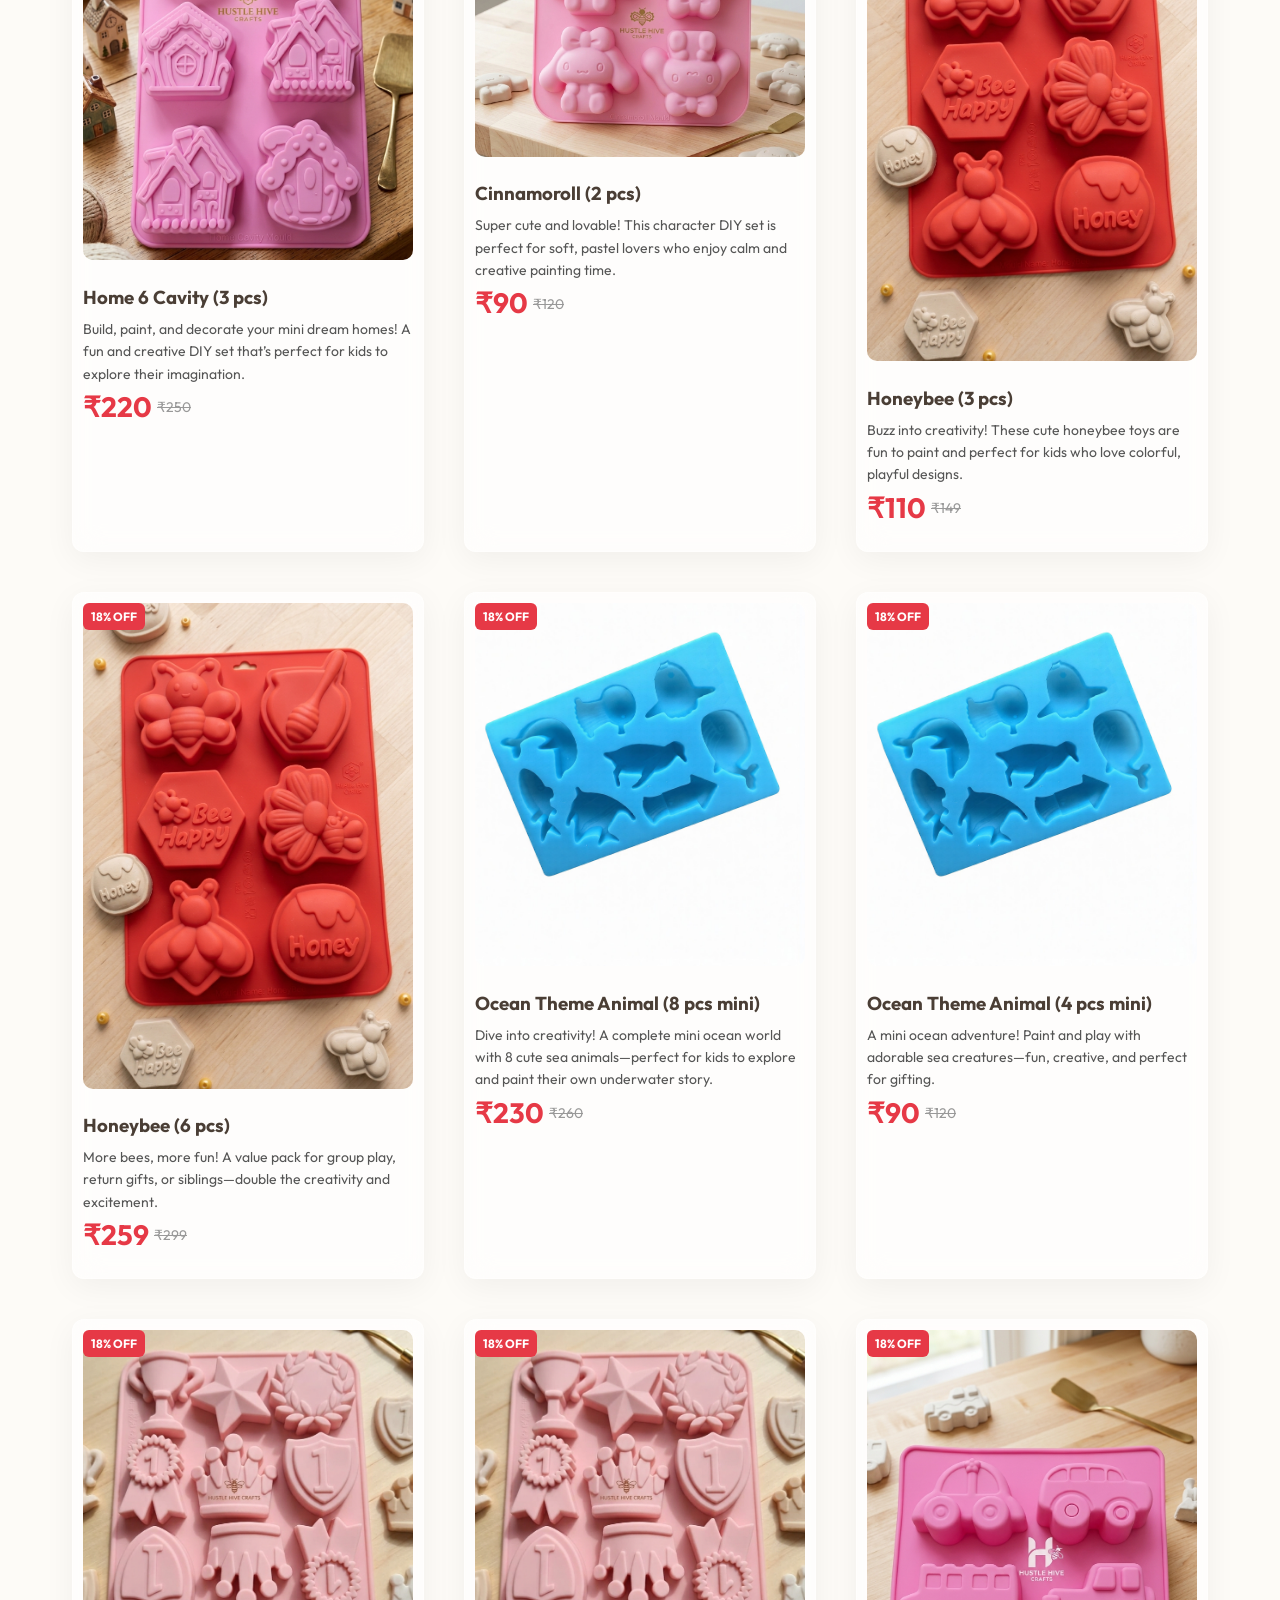
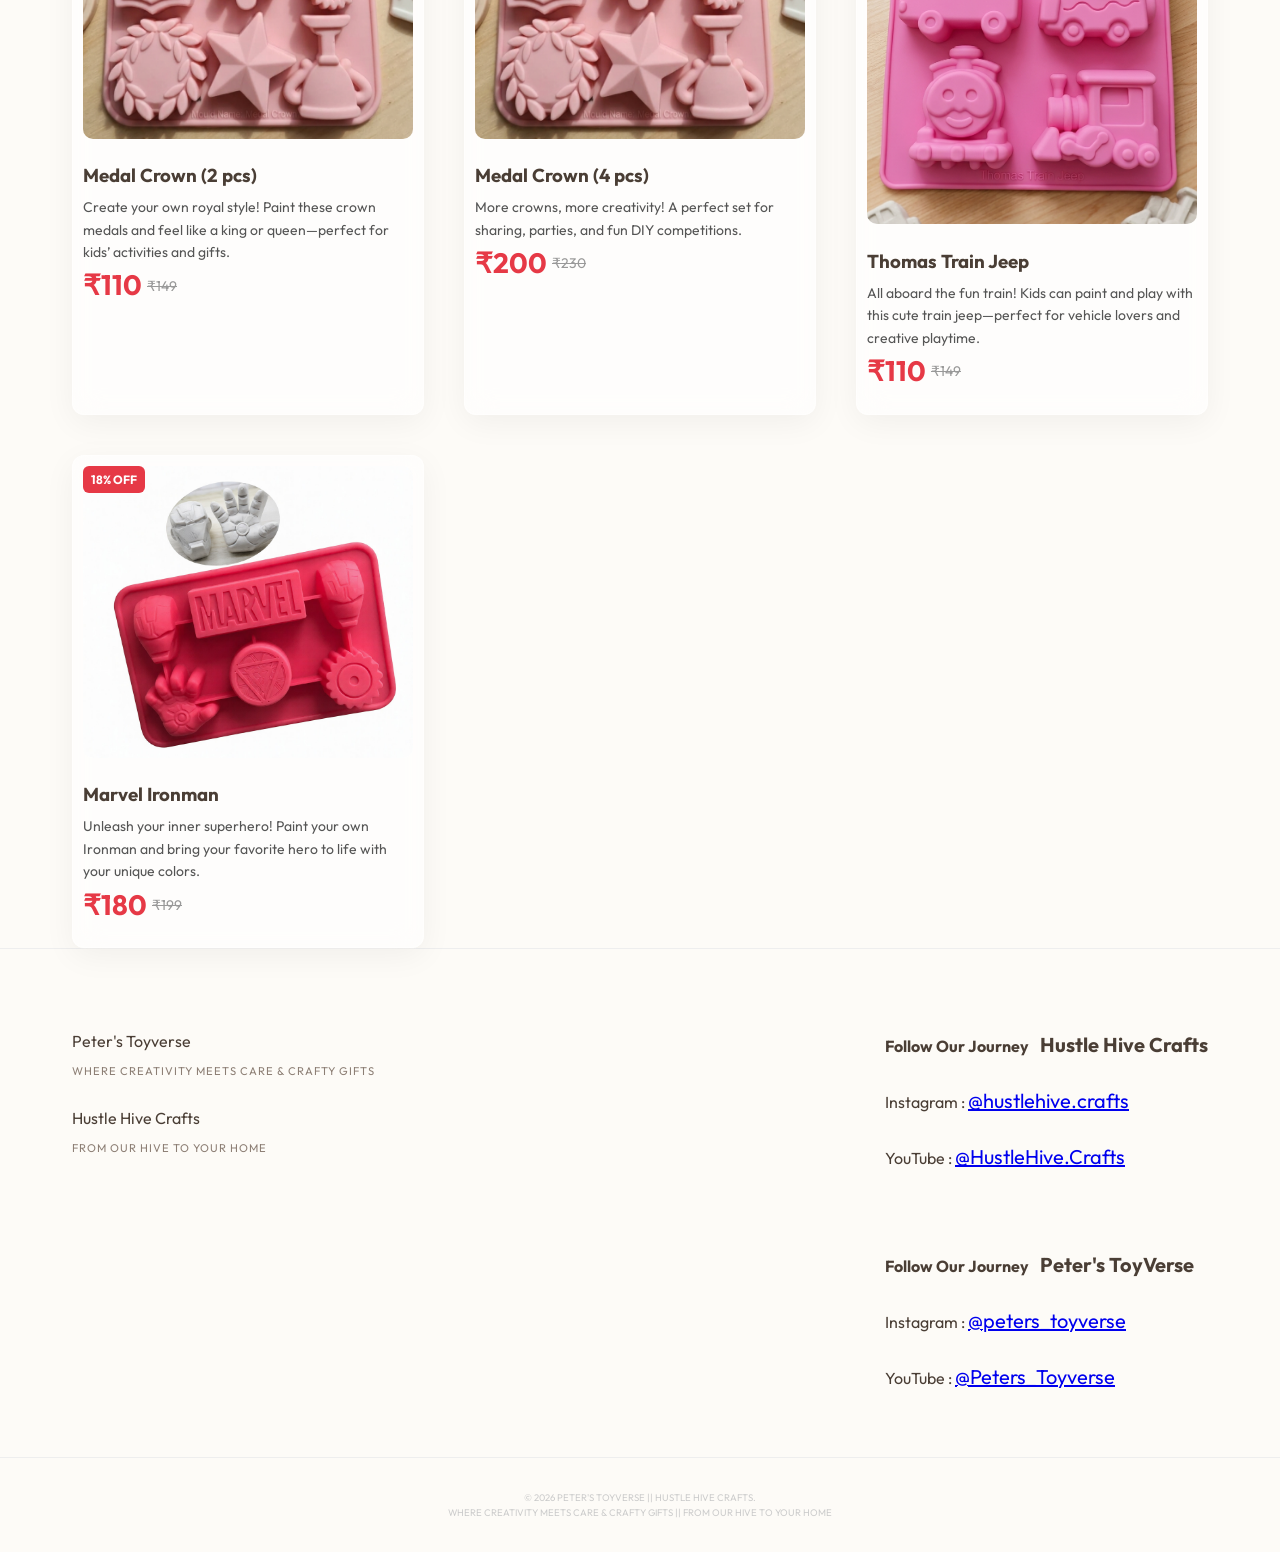
<file: products.html>
<!DOCTYPE html>
<html lang="en">

<head>
    <meta charset="UTF-8">
    <meta name="viewport" content="width=device-width, initial-scale=1.0">
    <title>Our Creations | Peter's Toyverse & Hustle Hive Crafts</title>
    <meta name="description" content="Explore our full collection of handmade magnets, scented candles, and DIY toys.">
    <link rel="stylesheet" href="index.css">
    <link rel="preconnect" href="https://fonts.googleapis.com">
    <link rel="preconnect" href="https://fonts.gstatic.com" crossorigin>
    <link href="https://fonts.googleapis.com/css2?family=Outfit:wght@300;400;600;700&display=swap" rel="stylesheet">
</head>

<body>
    <div class="top-section">
        <div class="brand-container container text-center">
            <div class="logos">
                <img src="assets/logo-toyverse.png" alt="Peter's Toyverse" class="brand-logo">
                <img src="assets/logo-hustle.png" alt="Hustle Hive" class="brand-logo">
            </div>
            <div class="logo-title">Peter's Toyverse || Hustle Hive Crafts</div>
        </div>
        <header class="header">
            <div class="container">
                <button class="hamburger" id="hamburger" aria-label="Menu">
                    <span></span>
                    <span></span>
                    <span></span>
                </button>
                <nav class="nav w-full justify-center" id="nav-menu">
                    <a href="index.html">Home</a>
                    <a href="products.html">Products</a>
                    <a href="https://wa.me/917530099032" target="_blank" rel="noopener noreferrer">Contact</a>
                    <button class="btn btn-primary" onclick="window.location.href='products.html'">
                        Shop Now
                    </button>
                </nav>
            </div>
        </header>
    </div>

    <main>
        <section class="products-hero hero-small">
            <div class="container text-center">
                <h1>Featured Creations</h1>
                <p>Pick your favorite handmade piece</p>
            </div>
        </section>

        <section class="catalog-section">
            <div class="container">
                <div class="filter-bar">
                    <div class="category-tabs">
                        <button class="tab-btn active" data-category="all">All</button>
                        <button class="tab-btn" data-category="magnets">Magnets</button>
                        <button class="tab-btn" data-category="candles">Candles</button>
                        <button class="tab-btn" data-category="toys">DIY Toys</button>
                    </div>
                </div>

                <div class="products-grid grid-3-col">
                    <!-- Magnets -->
                    <div class="product-card glass" data-category="magnets"
                        style="display: none; position: relative; border-radius: 12px; overflow: hidden; padding: 10px;">

                        <!-- 🔥 OFF Badge -->
                        <div style="
                            position: absolute;
                            top: 10px;
                            left: 10px;
                            background: #e63946;
                            color: #fff;
                            padding: 4px 8px;
                            font-size: 12px;
                            font-weight: bold;
                            border-radius: 6px;">
                            30% OFF
                        </div>

                        <img src="assets/single-magnet.png" alt="Planet Magnet" style="width: 100%; border-radius: 10px;">

                        <div style="padding: 10px 0;">
                            <h3 style="margin: 5px 0;">Cute Square Fridge Magnet</h3>
                            <p style="font-size: 14px; color: #555;">
                                Turn your special moments into magnets! Keep your favorite memories right on your fridge—simple, beautiful, and meaningful.
                            </p>

                            <!-- 💰 Price Section -->
                            <div style="display: flex; align-items: center; gap: 5px;">
                                <span style="color: #e63946; font-weight: bold; font-size: 28px;">
                                    ₹90
                                </span>
                                <span style="text-decoration: line-through; color: #999; font-size: 14px;">
                                    ₹130
                                </span>
                            </div>
                        </div>
                    </div>

                    <div class="product-card glass" data-category="magnets"
                        style="display: none; position: relative; border-radius: 12px; overflow: hidden; padding: 10px;">

                        <!-- 🔥 OFF Badge -->
                        <div style="
                            position: absolute;
                            top: 10px;
                            left: 10px;
                            background: #e63946;
                            color: #fff;
                            padding: 4px 8px;
                            font-size: 12px;
                            font-weight: bold;
                            border-radius: 6px;">
                            18% OFF
                        </div>

                        <img src="assets/framed-magnet.png" alt="Planet Magnet" style="width: 100%; border-radius: 10px;">

                        <div style="padding: 10px 0;">
                            <h3 style="margin: 5px 0;">Mini Gallery Magnet Set</h3>
                            <p style="font-size: 14px; color: #555;">
                                Not just magnets, but mini decor pieces! Enhance your fridge with aesthetic frames that match your vibe and personality.
                            </p>

                            <!-- 💰 Price Section -->
                            <div style="display: flex; align-items: center; gap: 5px;">
                                <span style="color: #e63946; font-weight: bold; font-size: 28px;">
                                    ₹749
                                </span>
                                <span style="text-decoration: line-through; color: #999; font-size: 14px;">
                                    ₹899
                                </span>
                            </div>
                        </div>
                    </div>


                    <!-- Candles -->
                    <div class="product-card glass" data-category="candles"
                        style="display: none; position: relative; border-radius: 12px; overflow: hidden; padding: 10px;">

                        <!-- 🔥 OFF Badge -->
                        <div style="
                            position: absolute;
                            top: 10px;
                            left: 10px;
                            background: #e63946;
                            color: #fff;
                            padding: 4px 8px;
                            font-size: 12px;
                            font-weight: bold;
                            border-radius: 6px;">
                            18% OFF
                        </div>

                        <img src="assets/bubble-candle.png" alt="Planet Magnet" style="width: 100%; border-radius: 10px;">

                        <div style="padding: 10px 0;">
                            <h3 style="margin: 5px 0;">Bubble Candle (Mini)</h3>
                            <p style="font-size: 14px; color: #555;">
                                Cute, trendy, and aesthetic! This mini bubble candle adds a modern vibe to any space. Perfect for gifting or decorating your desk with a soft, cozy touch.
                            </p>

                            <!-- 💰 Price Section -->
                            <div style="display: flex; align-items: center; gap: 5px;">
                                <span style="color: #e63946; font-weight: bold; font-size: 28px;">
                                    ₹90
                                </span>
                                <span style="text-decoration: line-through; color: #999; font-size: 14px;">
                                    ₹120
                                </span>
                            </div>
                        </div>
                    </div>

                    <div class="product-card glass" data-category="candles"
                        style="display: none; position: relative; border-radius: 12px; overflow: hidden; padding: 10px;">

                        <!-- 🔥 OFF Badge -->
                        <div style="
                            position: absolute;
                            top: 10px;
                            left: 10px;
                            background: #e63946;
                            color: #fff;
                            padding: 4px 8px;
                            font-size: 12px;
                            font-weight: bold;
                            border-radius: 6px;">
                            18% OFF
                        </div>

                        <img src="assets/buddha-candle.png" alt="Planet Magnet" style="width: 100%; border-radius: 10px;">

                        <div style="padding: 10px 0;">
                            <h3 style="margin: 5px 0;">Buddha candle</h3>
                            <p style="font-size: 14px; color: #555;">
                                Bring peace and positivity into your space. This Buddha candle creates a calming aura, perfect for meditation, relaxation, and mindful living.
                            </p>

                            <!-- 💰 Price Section -->
                            <div style="display: flex; align-items: center; gap: 5px;">
                                <span style="color: #e63946; font-weight: bold; font-size: 28px;">
                                    ₹130
                                </span>
                                <span style="text-decoration: line-through; color: #999; font-size: 14px;">
                                    ₹150
                                </span>
                            </div>
                        </div>
                    </div>

                    <div class="product-card glass" data-category="candles"
                        style="display: none; position: relative; border-radius: 12px; overflow: hidden; padding: 10px;">

                        <!-- 🔥 OFF Badge -->
                        <div style="
                            position: absolute;
                            top: 10px;
                            left: 10px;
                            background: #e63946;
                            color: #fff;
                            padding: 4px 8px;
                            font-size: 12px;
                            font-weight: bold;
                            border-radius: 6px;">
                            18% OFF
                        </div>

                        <img src="assets/sunflower-daise.png" alt="Planet Magnet" style="width: 100%; border-radius: 10px;">

                        <div style="padding: 10px 0;">
                            <h3 style="margin: 5px 0;">Big Daisy Mold</h3>
                            <p style="font-size: 14px; color: #555;">
                                Fresh like a blooming flower! This daisy candle adds a cheerful and elegant feel to your room—perfect for brightening your day.
                            </p>

                            <!-- 💰 Price Section -->
                            <div style="display: flex; align-items: center; gap: 5px;">
                                <span style="color: #e63946; font-weight: bold; font-size: 28px;">
                                    ₹60
                                </span>
                                <span style="text-decoration: line-through; color: #999; font-size: 14px;">
                                    ₹70
                                </span>
                            </div>
                        </div>
                    </div>

                    <div class="product-card glass" data-category="candles"
                        style="display: none; position: relative; border-radius: 12px; overflow: hidden; padding: 10px;">

                        <!-- 🔥 OFF Badge -->
                        <div style="
                            position: absolute;
                            top: 10px;
                            left: 10px;
                            background: #e63946;
                            color: #fff;
                            padding: 4px 8px;
                            font-size: 12px;
                            font-weight: bold;
                            border-radius: 6px;">
                            18% OFF
                        </div>

                        <img src="assets/heart_rose_candle.png" alt="Planet Magnet" style="width: 100%; border-radius: 10px;">

                        <div style="padding: 10px 0;">
                            <h3 style="margin: 5px 0;">Heart Rose Mold</h3>
                            <p style="font-size: 14px; color: #555;">
                                A symbol of love and beauty. This rose-shaped heart candle is perfect for gifting your loved ones and expressing emotions without words.
                            </p>

                            <!-- 💰 Price Section -->
                            <div style="display: flex; align-items: center; gap: 5px;">
                                <span style="color: #e63946; font-weight: bold; font-size: 28px;">
                                    ₹60
                                </span>
                                <span style="text-decoration: line-through; color: #999; font-size: 14px;">
                                    ₹80
                                </span>
                            </div>
                        </div>
                    </div>

                    <div class="product-card glass" data-category="candles"
                        style="display: none; position: relative; border-radius: 12px; overflow: hidden; padding: 10px;">

                        <!-- 🔥 OFF Badge -->
                        <div style="
                            position: absolute;
                            top: 10px;
                            left: 10px;
                            background: #e63946;
                            color: #fff;
                            padding: 4px 8px;
                            font-size: 12px;
                            font-weight: bold;
                            border-radius: 6px;">
                            18% OFF
                        </div>

                        <img src="assets/sleeping_bby.png" alt="Planet Magnet" style="width: 100%; border-radius: 10px;">

                        <div style="padding: 10px 0;">
                            <h3 style="margin: 5px 0;">Sleeping Baby Mold</h3>
                            <p style="font-size: 14px; color: #555;">
                                Pure innocence in a candle! This adorable sleeping baby design brings warmth and cuteness—perfect for baby showers or heartfelt gifts.
                            </p>

                            <!-- 💰 Price Section -->
                            <div style="display: flex; align-items: center; gap: 5px;">
                                <span style="color: #e63946; font-weight: bold; font-size: 28px;">
                                    ₹170
                                </span>
                                <span style="text-decoration: line-through; color: #999; font-size: 14px;">
                                    ₹200
                                </span>
                            </div>
                        </div>
                    </div>


                    <div class="product-card glass" data-category="candles"
                        style="display: none; position: relative; border-radius: 12px; overflow: hidden; padding: 10px;">

                        <!-- 🔥 OFF Badge -->
                        <div style="
                            position: absolute;
                            top: 10px;
                            left: 10px;
                            background: #e63946;
                            color: #fff;
                            padding: 4px 8px;
                            font-size: 12px;
                            font-weight: bold;
                            border-radius: 6px;">
                            18% OFF
                        </div>

                        <img src="assets/sunflower-daise.png" alt="Planet Magnet" style="width: 100%; border-radius: 10px;">

                        <div style="padding: 10px 0;">
                            <h3 style="margin: 5px 0;">Sunflower Mold</h3>
                            <p style="font-size: 14px; color: #555;">
                                Bright, happy, and full of positivity! Just like a sunflower, this candle spreads joy and lights up every corner beautifully.
                            </p>

                            <!-- 💰 Price Section -->
                            <div style="display: flex; align-items: center; gap: 5px;">
                                <span style="color: #e63946; font-weight: bold; font-size: 28px;">
                                    ₹60
                                </span>
                                <span style="text-decoration: line-through; color: #999; font-size: 14px;">
                                    ₹80
                                </span>
                            </div>
                        </div>
                    </div>

                    <div class="product-card glass" data-category="candles"
                        style="display: none; position: relative; border-radius: 12px; overflow: hidden; padding: 10px;">

                        <!-- 🔥 OFF Badge -->
                        <div style="
                            position: absolute;
                            top: 10px;
                            left: 10px;
                            background: #e63946;
                            color: #fff;
                            padding: 4px 8px;
                            font-size: 12px;
                            font-weight: bold;
                            border-radius: 6px;">
                            18% OFF
                        </div>

                        <img src="assets/moon_candle.png" alt="Planet Magnet" style="width: 100%; border-radius: 10px;">

                        <div style="padding: 10px 0;">
                            <h3 style="margin: 5px 0;">Moon Mold</h3>
                            <p style="font-size: 14px; color: #555;">
                                Soft, dreamy, and magical. This moon candle creates a peaceful night vibe—perfect for relaxing evenings and aesthetic decor lovers.
                            </p>

                            <!-- 💰 Price Section -->
                            <div style="display: flex; align-items: center; gap: 5px;">
                                <span style="color: #e63946; font-weight: bold; font-size: 28px;">
                                    ₹149 </span>
                                <span style="text-decoration: line-through; color: #999; font-size: 14px;">
                                    ₹199
                                </span>
                            </div>
                        </div>
                    </div>

                    <div class="product-card glass" data-category="candles"
                        style="display: none; position: relative; border-radius: 12px; overflow: hidden; padding: 10px;">

                        <!-- 🔥 OFF Badge -->
                        <div style="
                            position: absolute;
                            top: 10px;
                            left: 10px;
                            background: #e63946;
                            color: #fff;
                            padding: 4px 8px;
                            font-size: 12px;
                            font-weight: bold;
                            border-radius: 6px;">
                            18% OFF
                        </div>

                        <img src="assets/3d_heart.png" alt="Planet Magnet" style="width: 100%; border-radius: 10px;">

                        <div style="padding: 10px 0;">
                            <h3 style="margin: 5px 0;">Double Heart</h3>
                            <p style="font-size: 14px; color: #555;">
                                Double the love, double the happiness! A perfect romantic gift to celebrate love, connection, and special moments.
                            </p>

                            <!-- 💰 Price Section -->
                            <div style="display: flex; align-items: center; gap: 5px;">
                                <span style="color: #e63946; font-weight: bold; font-size: 28px;">
                                    ₹50 </span>
                                <span style="text-decoration: line-through; color: #999; font-size: 14px;">
                                    ₹50
                                </span>
                            </div>
                        </div>
                    </div>

                    <div class="product-card glass" data-category="candles"
                        style="display: none; position: relative; border-radius: 12px; overflow: hidden; padding: 10px;">

                        <!-- 🔥 OFF Badge -->
                        <div style="
                            position: absolute;
                            top: 10px;
                            left: 10px;
                            background: #e63946;
                            color: #fff;
                            padding: 4px 8px;
                            font-size: 12px;
                            font-weight: bold;
                            border-radius: 6px;">
                            18% OFF
                        </div>

                        <img src="assets/double-star.png" alt="Planet Magnet" style="width: 100%; border-radius: 10px;">

                        <div style="padding: 10px 0;">
                            <h3 style="margin: 5px 0;">Double Star</h3>
                            <p style="font-size: 14px; color: #555;">
                                Shine bright like the stars! This unique design adds a magical sparkle to your decor—perfect for gifting and celebrations.
                            </p>

                            <!-- 💰 Price Section -->
                            <div style="display: flex; align-items: center; gap: 5px;">
                                <span style="color: #e63946; font-weight: bold; font-size: 28px;">
                                    ₹149 </span>
                                <span style="text-decoration: line-through; color: #999; font-size: 14px;">
                                    ₹199
                                </span>
                            </div>
                        </div>
                    </div>

                    <div class="product-card glass" data-category="candles"
                        style="display: none; position: relative; border-radius: 12px; overflow: hidden; padding: 10px;">

                        <!-- 🔥 OFF Badge -->
                        <div style="
                            position: absolute;
                            top: 10px;
                            left: 10px;
                            background: #e63946;
                            color: #fff;
                            padding: 4px 8px;
                            font-size: 12px;
                            font-weight: bold;
                            border-radius: 6px;">
                            18% OFF
                        </div>

                        <img src="assets/3d_heart.png" alt="Planet Magnet" style="width: 100%; border-radius: 10px;">

                        <div style="padding: 10px 0;">
                            <h3 style="margin: 5px 0;">3D heart candle</h3>
                            <p style="font-size: 14px; color: #555;">
                                A bold expression of love! This 3D heart candle stands out with its premium look—perfect for special occasions and surprises.
                            </p>

                            <!-- 💰 Price Section -->
                            <div style="display: flex; align-items: center; gap: 5px;">
                                <span style="color: #e63946; font-weight: bold; font-size: 28px;">
                                    ₹149 </span>
                                <span style="text-decoration: line-through; color: #999; font-size: 14px;">
                                    ₹199
                                </span>
                            </div>
                        </div>
                    </div>

                    <div class="product-card glass" data-category="candles"
                        style="display: none; position: relative; border-radius: 12px; overflow: hidden; padding: 10px;">

                        <!-- 🔥 OFF Badge -->
                        <div style="
                            position: absolute;
                            top: 10px;
                            left: 10px;
                            background: #e63946;
                            color: #fff;
                            padding: 4px 8px;
                            font-size: 12px;
                            font-weight: bold;
                            border-radius: 6px;">
                            18% OFF
                        </div>

                        <img src="assets/butterfly-candle.png" alt="Planet Magnet" style="width: 100%; border-radius: 10px;">

                        <div style="padding: 10px 0;">
                            <h3 style="margin: 5px 0;">Buttterfly candle</h3>
                            <p style="font-size: 14px; color: #555;">
                                Delicate and beautiful, just like a butterfly. This candle symbolizes transformation and positivity—perfect for aesthetic lovers.
                            </p>

                            <!-- 💰 Price Section -->
                            <div style="display: flex; align-items: center; gap: 5px;">
                                <span style="color: #e63946; font-weight: bold; font-size: 28px;">
                                    ₹149 </span>
                                <span style="text-decoration: line-through; color: #999; font-size: 14px;">
                                    ₹199
                                </span>
                            </div>
                        </div>
                    </div>

                    <div class="product-card glass" data-category="candles"
                        style="display: none; position: relative; border-radius: 12px; overflow: hidden; padding: 10px;">

                        <!-- 🔥 OFF Badge -->
                        <div style="
                            position: absolute;
                            top: 10px;
                            left: 10px;
                            background: #e63946;
                            color: #fff;
                            padding: 4px 8px;
                            font-size: 12px;
                            font-weight: bold;
                            border-radius: 6px;">
                            18% OFF
                        </div>

                        <img src="assets/jar-ocean.png" alt="Planet Magnet" style="width: 100%; border-radius: 10px;">

                        <div style="padding: 10px 0;">
                            <h3 style="margin: 5px 0;">Jar decor candles - Ocean</h3>
                            <p style="font-size: 14px; color: #555;">
                                Feel the calmness of the sea! With soothing colors and refreshing fragrance, this candle brings beach vibes right to your home.
                            </p>

                            <!-- 💰 Price Section -->
                            <div style="display: flex; align-items: center; gap: 5px;">
                                <span style="color: #e63946; font-weight: bold; font-size: 28px;">
                                    ₹249 </span>
                                <span style="text-decoration: line-through; color: #999; font-size: 14px;">
                                    ₹299
                                </span>
                            </div>
                        </div>
                    </div>

                    <div class="product-card glass" data-category="candles"
                        style="display: none; position: relative; border-radius: 12px; overflow: hidden; padding: 10px;">

                        <!-- 🔥 OFF Badge -->
                        <div style="
                            position: absolute;
                            top: 10px;
                            left: 10px;
                            background: #e63946;
                            color: #fff;
                            padding: 4px 8px;
                            font-size: 12px;
                            font-weight: bold;
                            border-radius: 6px;">
                            18% OFF
                        </div>

                        <img src="assets/jar-dessert.png" alt="Planet Magnet" style="width: 100%; border-radius: 10px;">

                        <div style="padding: 10px 0;">
                            <h3 style="margin: 5px 0;">Jar decor candles - Dessert</h3>
                            <p style="font-size: 14px; color: #555;">
                                Sweet, cute, and irresistible! These candles look like real desserts—perfect for gifting and adding a fun twist to your decor.
                            </p>

                            <!-- 💰 Price Section -->
                            <div style="display: flex; align-items: center; gap: 5px;">
                                <span style="color: #e63946; font-weight: bold; font-size: 28px;">
                                    ₹249 </span>
                                <span style="text-decoration: line-through; color: #999; font-size: 14px;">
                                    ₹299
                                </span>
                            </div>
                        </div>
                    </div>
                    <div class="product-card glass" data-category="candles"
                        style="display: none; position: relative; border-radius: 12px; overflow: hidden; padding: 10px;">

                        <!-- 🔥 OFF Badge -->
                        <div style="
                            position: absolute;
                            top: 10px;
                            left: 10px;
                            background: #e63946;
                            color: #fff;
                            padding: 4px 8px;
                            font-size: 12px;
                            font-weight: bold;
                            border-radius: 6px;">
                            18% OFF
                        </div>

                        <img src="assets/jar-forest.png" alt="Planet Magnet" style="width: 100%; border-radius: 10px;">

                        <div style="padding: 10px 0;">
                            <h3 style="margin: 5px 0;">Jar decor candles - Forest</h3>
                            <p style="font-size: 14px; color: #555;">
                                Nature in a jar! Earthy tones and fresh fragrance create a peaceful forest vibe, helping you relax and unwind.
                            </p>

                            <!-- 💰 Price Section -->
                            <div style="display: flex; align-items: center; gap: 5px;">
                                <span style="color: #e63946; font-weight: bold; font-size: 28px;">
                                    ₹249 </span>
                                <span style="text-decoration: line-through; color: #999; font-size: 14px;">
                                    ₹299
                                </span>
                            </div>
                        </div>
                    </div>

                    <div class="product-card glass" data-category="candles"
                        style="display: none; position: relative; border-radius: 12px; overflow: hidden; padding: 10px;">

                        <!-- 🔥 OFF Badge -->
                        <div style="
                            position: absolute;
                            top: 10px;
                            left: 10px;
                            background: #e63946;
                            color: #fff;
                            padding: 4px 8px;
                            font-size: 12px;
                            font-weight: bold;
                            border-radius: 6px;">
                            18% OFF
                        </div>

                        <img src="assets/jar-valentine.png" alt="Planet Magnet" style="width: 100%; border-radius: 10px;">

                        <div style="padding: 10px 0;">
                            <h3 style="margin: 5px 0;">Jar decor candles - Velatine</h3>
                            <p style="font-size: 14px; color: #555;">
                                Made with love! Romantic colors, lovely fragrance, and heartwarming vibes—perfect for gifting your special someone.
                            </p>

                            <!-- 💰 Price Section -->
                            <div style="display: flex; align-items: center; gap: 5px;">
                                <span style="color: #e63946; font-weight: bold; font-size: 28px;">
                                    ₹249 </span>
                                <span style="text-decoration: line-through; color: #999; font-size: 14px;">
                                    ₹299
                                </span>
                            </div>
                        </div>
                    </div>



                    <!-- Toys -->
                    <div class="product-card glass" data-category="toys"
                        style="display: none; position: relative; border-radius: 12px; overflow: hidden; padding: 10px;">

                        <!-- 🔥 OFF Badge -->
                        <div style="
                            position: absolute;
                            top: 10px;
                            left: 10px;
                            background: #e63946;
                            color: #fff;
                            padding: 4px 8px;
                            font-size: 12px;
                            font-weight: bold;
                            border-radius: 6px;">
                            18% OFF
                        </div>

                        <img src="assets/unicorn_mould.png" alt="Planet Magnet" style="width: 100%; border-radius: 10px;">

                        <div style="padding: 10px 0;">
                            <h3 style="margin: 5px 0;">Unicorn DIY Toy - 2pcs</h3>
                            <p style="font-size: 14px; color: #555;">
                                Create your dream unicorn! A cute and magical DIY toy that sparks imagination and creativity in every stroke.
                            </p>

                            <!-- 💰 Price Section -->
                            <div style="display: flex; align-items: center; gap: 5px;">
                                <span style="color: #e63946; font-weight: bold; font-size: 28px;">
                                    ₹110 </span>
                                <span style="text-decoration: line-through; color: #999; font-size: 14px;">
                                    ₹149
                                </span>
                            </div>
                        </div>
                    </div>

                    <div class="product-card glass" data-category="toys"
                        style="display: none; position: relative; border-radius: 12px; overflow: hidden; padding: 10px;">

                        <!-- 🔥 OFF Badge -->
                        <div style="
                            position: absolute;
                            top: 10px;
                            left: 10px;
                            background: #e63946;
                            color: #fff;
                            padding: 4px 8px;
                            font-size: 12px;
                            font-weight: bold;
                            border-radius: 6px;">
                            18% OFF
                        </div>

                        <img src="assets/home_cavity.png" alt="Planet Magnet" style="width: 100%; border-radius: 10px;">

                        <div style="padding: 10px 0;">
                            <h3 style="margin: 5px 0;">Home 6 Cavity (3 pcs)</h3>
                            <p style="font-size: 14px; color: #555;">
                                Build, paint, and decorate your mini dream homes! A fun and creative DIY set that’s perfect for kids to explore their imagination.
                            </p>

                            <!-- 💰 Price Section -->
                            <div style="display: flex; align-items: center; gap: 5px;">
                                <span style="color: #e63946; font-weight: bold; font-size: 28px;">
                                    ₹220 </span>
                                <span style="text-decoration: line-through; color: #999; font-size: 14px;">
                                    ₹250
                                </span>
                            </div>
                        </div>
                    </div>

                    <div class="product-card glass" data-category="toys"
                        style="display: none; position: relative; border-radius: 12px; overflow: hidden; padding: 10px;">

                        <!-- 🔥 OFF Badge -->
                        <div style="
                            position: absolute;
                            top: 10px;
                            left: 10px;
                            background: #e63946;
                            color: #fff;
                            padding: 4px 8px;
                            font-size: 12px;
                            font-weight: bold;
                            border-radius: 6px;">
                            18% OFF
                        </div>

                        <img src="assets/cinammon_mould.png" alt="Planet Magnet" style="width: 100%; border-radius: 10px;">

                        <div style="padding: 10px 0;">
                            <h3 style="margin: 5px 0;">Cinnamoroll (2 pcs)</h3>
                            <p style="font-size: 14px; color: #555;">
                                Super cute and lovable! This character DIY set is perfect for soft, pastel lovers who enjoy calm and creative painting time.
                            </p>

                            <!-- 💰 Price Section -->
                            <div style="display: flex; align-items: center; gap: 5px;">
                                <span style="color: #e63946; font-weight: bold; font-size: 28px;">
                                    ₹90 </span>
                                <span style="text-decoration: line-through; color: #999; font-size: 14px;">
                                    ₹120
                                </span>
                            </div>
                        </div>
                    </div>

                    <div class="product-card glass" data-category="toys"
                        style="display: none; position: relative; border-radius: 12px; overflow: hidden; padding: 10px;">

                        <!-- 🔥 OFF Badge -->
                        <div style="
                            position: absolute;
                            top: 10px;
                            left: 10px;
                            background: #e63946;
                            color: #fff;
                            padding: 4px 8px;
                            font-size: 12px;
                            font-weight: bold;
                            border-radius: 6px;">
                            18% OFF
                        </div>

                        <img src="assets/honey_bee_mould.png" alt="Planet Magnet" style="width: 100%; border-radius: 10px;">

                        <div style="padding: 10px 0;">
                            <h3 style="margin: 5px 0;">Honeybee (3 pcs)</h3>
                            <p style="font-size: 14px; color: #555;">
                                Buzz into creativity! These cute honeybee toys are fun to paint and perfect for kids who love colorful, playful designs.
                            </p>

                            <!-- 💰 Price Section -->
                            <div style="display: flex; align-items: center; gap: 5px;">
                                <span style="color: #e63946; font-weight: bold; font-size: 28px;">
                                    ₹110 </span>
                                <span style="text-decoration: line-through; color: #999; font-size: 14px;">
                                    ₹149
                                </span>
                            </div>
                        </div>
                    </div>
                    <div class="product-card glass" data-category="toys"
                        style="display: none; position: relative; border-radius: 12px; overflow: hidden; padding: 10px;">

                        <!-- 🔥 OFF Badge -->
                        <div style="
                            position: absolute;
                            top: 10px;
                            left: 10px;
                            background: #e63946;
                            color: #fff;
                            padding: 4px 8px;
                            font-size: 12px;
                            font-weight: bold;
                            border-radius: 6px;">
                            18% OFF
                        </div>

                        <img src="assets/honey_bee_mould.png" alt="Planet Magnet" style="width: 100%; border-radius: 10px;">

                        <div style="padding: 10px 0;">
                            <h3 style="margin: 5px 0;">Honeybee (6 pcs)</h3>
                            <p style="font-size: 14px; color: #555;">
                                More bees, more fun! A value pack for group play, return gifts, or siblings—double the creativity and excitement.
                            </p>

                            <!-- 💰 Price Section -->
                            <div style="display: flex; align-items: center; gap: 5px;">
                                <span style="color: #e63946; font-weight: bold; font-size: 28px;">
                                    ₹259 </span>
                                <span style="text-decoration: line-through; color: #999; font-size: 14px;">
                                    ₹299
                                </span>
                            </div>
                        </div>
                    </div>
                    <div class="product-card glass" data-category="toys"
                        style="display: none; position: relative; border-radius: 12px; overflow: hidden; padding: 10px;">

                        <!-- 🔥 OFF Badge -->
                        <div style="
                            position: absolute;
                            top: 10px;
                            left: 10px;
                            background: #e63946;
                            color: #fff;
                            padding: 4px 8px;
                            font-size: 12px;
                            font-weight: bold;
                            border-radius: 6px;">
                            18% OFF
                        </div>

                        <img src="assets/ocean_theme_mould.png" alt="Planet Magnet" style="width: 100%; border-radius: 10px;">

                        <div style="padding: 10px 0;">
                            <h3 style="margin: 5px 0;">Ocean Theme Animal (8 pcs mini)</h3>
                            <p style="font-size: 14px; color: #555;">
                                Dive into creativity! A complete mini ocean world with 8 cute sea animals—perfect for kids to explore and paint their own underwater story.
                            </p>

                            <!-- 💰 Price Section -->
                            <div style="display: flex; align-items: center; gap: 5px;">
                                <span style="color: #e63946; font-weight: bold; font-size: 28px;">
                                    ₹230 </span>
                                <span style="text-decoration: line-through; color: #999; font-size: 14px;">
                                    ₹260
                                </span>
                            </div>
                        </div>
                    </div>
                    <div class="product-card glass" data-category="toys"
                        style="display: none; position: relative; border-radius: 12px; overflow: hidden; padding: 10px;">

                        <!-- 🔥 OFF Badge -->
                        <div style="
                            position: absolute;
                            top: 10px;
                            left: 10px;
                            background: #e63946;
                            color: #fff;
                            padding: 4px 8px;
                            font-size: 12px;
                            font-weight: bold;
                            border-radius: 6px;">
                            18% OFF
                        </div>

                        <img src="assets/ocean_theme_mould.png" alt="Planet Magnet" style="width: 100%; border-radius: 10px;">

                        <div style="padding: 10px 0;">
                            <h3 style="margin: 5px 0;">Ocean Theme Animal (4 pcs mini)</h3>
                            <p style="font-size: 14px; color: #555;">
                                A mini ocean adventure! Paint and play with adorable sea creatures—fun, creative, and perfect for gifting.
                            </p>

                            <!-- 💰 Price Section -->
                            <div style="display: flex; align-items: center; gap: 5px;">
                                <span style="color: #e63946; font-weight: bold; font-size: 28px;">
                                    ₹90 </span>
                                <span style="text-decoration: line-through; color: #999; font-size: 14px;">
                                    ₹120
                                </span>
                            </div>
                        </div>
                    </div>
                    <div class="product-card glass" data-category="toys"
                        style="display: none; position: relative; border-radius: 12px; overflow: hidden; padding: 10px;">

                        <!-- 🔥 OFF Badge -->
                        <div style="
                            position: absolute;
                            top: 10px;
                            left: 10px;
                            background: #e63946;
                            color: #fff;
                            padding: 4px 8px;
                            font-size: 12px;
                            font-weight: bold;
                            border-radius: 6px;">
                            18% OFF
                        </div>

                        <img src="assets/medal_crown_mould.png" alt="Planet Magnet" style="width: 100%; border-radius: 10px;">

                        <div style="padding: 10px 0;">
                            <h3 style="margin: 5px 0;">Medal Crown (2 pcs)</h3>
                            <p style="font-size: 14px; color: #555;">
                                Create your own royal style! Paint these crown medals and feel like a king or queen—perfect for kids’ activities and gifts.
                            </p>

                            <!-- 💰 Price Section -->
                            <div style="display: flex; align-items: center; gap: 5px;">
                                <span style="color: #e63946; font-weight: bold; font-size: 28px;">
                                    ₹110 </span>
                                <span style="text-decoration: line-through; color: #999; font-size: 14px;">
                                    ₹149
                                </span>
                            </div>
                        </div>
                    </div>
                    <div class="product-card glass" data-category="toys"
                        style="display: none; position: relative; border-radius: 12px; overflow: hidden; padding: 10px;">

                        <!-- 🔥 OFF Badge -->
                        <div style="
                            position: absolute;
                            top: 10px;
                            left: 10px;
                            background: #e63946;
                            color: #fff;
                            padding: 4px 8px;
                            font-size: 12px;
                            font-weight: bold;
                            border-radius: 6px;">
                            18% OFF
                        </div>

                        <img src="assets/medal_crown_mould.png" alt="Planet Magnet" style="width: 100%; border-radius: 10px;">

                        <div style="padding: 10px 0;">
                            <h3 style="margin: 5px 0;">Medal Crown (4 pcs)</h3>
                            <p style="font-size: 14px; color: #555;">
                                More crowns, more creativity! A perfect set for sharing, parties, and fun DIY competitions.
                            </p>

                            <!-- 💰 Price Section -->
                            <div style="display: flex; align-items: center; gap: 5px;">
                                <span style="color: #e63946; font-weight: bold; font-size: 28px;">
                                    ₹200 </span>
                                <span style="text-decoration: line-through; color: #999; font-size: 14px;">
                                    ₹230
                                </span>
                            </div>
                        </div>
                    </div>
                    <div class="product-card glass" data-category="toys"
                        style="display: none; position: relative; border-radius: 12px; overflow: hidden; padding: 10px;">

                        <!-- 🔥 OFF Badge -->
                        <div style="
                            position: absolute;
                            top: 10px;
                            left: 10px;
                            background: #e63946;
                            color: #fff;
                            padding: 4px 8px;
                            font-size: 12px;
                            font-weight: bold;
                            border-radius: 6px;">
                            18% OFF
                        </div>

                        <img src="assets/thomas_train.png" alt="Planet Magnet" style="width: 100%; border-radius: 10px;">

                        <div style="padding: 10px 0;">
                            <h3 style="margin: 5px 0;">Thomas Train Jeep</h3>
                            <p style="font-size: 14px; color: #555;">
                                All aboard the fun train! Kids can paint and play with this cute train jeep—perfect for vehicle lovers and creative playtime.
                            </p>

                            <!-- 💰 Price Section -->
                            <div style="display: flex; align-items: center; gap: 5px;">
                                <span style="color: #e63946; font-weight: bold; font-size: 28px;">
                                    ₹110 </span>
                                <span style="text-decoration: line-through; color: #999; font-size: 14px;">
                                    ₹149
                                </span>
                            </div>
                        </div>
                    </div>
                    <div class="product-card glass" data-category="toys"
                        style="display: none; position: relative; border-radius: 12px; overflow: hidden; padding: 10px;">

                        <!-- 🔥 OFF Badge -->
                        <div style="
                            position: absolute;
                            top: 10px;
                            left: 10px;
                            background: #e63946;
                            color: #fff;
                            padding: 4px 8px;
                            font-size: 12px;
                            font-weight: bold;
                            border-radius: 6px;">
                            18% OFF
                        </div>

                        <img src="assets/marvel_theme_mould.png" alt="Planet Magnet" style="width: 100%; border-radius: 10px;">

                        <div style="padding: 10px 0;">
                            <h3 style="margin: 5px 0;">Marvel Ironman</h3>
                            <p style="font-size: 14px; color: #555;">
                                Unleash your inner superhero! Paint your own Ironman and bring your favorite hero to life with your unique colors.
                            </p>

                            <!-- 💰 Price Section -->
                            <div style="display: flex; align-items: center; gap: 5px;">
                                <span style="color: #e63946; font-weight: bold; font-size: 28px;">
                                    ₹180 </span>
                                <span style="text-decoration: line-through; color: #999; font-size: 14px;">
                                    ₹199
                                </span>
                            </div>
                        </div>
                    </div>
                </div>
            </div>
        </section>
    </main>

    <footer class="footer">
        <div class="container footer-content">
            <div class="footer-brand">
                <div class="logo">Peter's Toyverse</div>
                <p>WHERE CREATIVITY MEETS CARE & CRAFTY GIFTS</p>

                <div class="logo"><br>Hustle Hive Crafts</div>
                <p>FROM OUR HIVE TO YOUR HOME</p>
            </div>
            <div class="footer-social">
                <div>
                    <strong>Follow Our Journey</strong>
                    <span style="margin-left: 8px;font-size: 20px;"><b>Hustle Hive Crafts</b></span>
                </div>
                <p>Instagram :
                    <a href="https://www.instagram.com/hustlehive.crafts">
                        <u style="font-size: 20px;">@hustlehive.crafts</u>
                    </a>
                </p>

                <p>YouTube :
                    <a href="https://www.youtube.com/@HustleHive.Crafts">
                        <u style="font-size: 20px;">@HustleHive.Crafts</u>
                    </a>
                </p>
                <div>
                    <br><br>
                    <strong>Follow Our Journey</strong>
                    <span style="margin-left: 8px;font-size: 20px;"><b>Peter's ToyVerse</b></span>
                </div>
                <p>Instagram :
                    <a href="https://www.instagram.com/peters_toyverse">
                        <u style="font-size: 20px;">@peters_toyverse</u>
                    </a>
                </p>

                <p>YouTube :
                    <a href="https://www.youtube.com/@Peters_Toyverse">
                        <u style="font-size: 20px;">@Peters_Toyverse</u>
                    </a>
                </p>
            </div>
        </div>
         <div class="copyright">
            © 2026 PETER'S TOYVERSE || HUSTLE HIVE CRAFTS. <br>
            WHERE CREATIVITY MEETS CARE & CRAFTY GIFTS || FROM OUR HIVE TO YOUR HOME
        </div>
    </footer>

    <script src="main.js"></script>
</body>

</html>
</file>
<file: index.css>
:root {
    --primary: #856a52;
    --primary-light: #a68c75;
    --secondary: #e5e0d8;
    --accent: #2c9d9d;
    --bg-light: #fdfbf7;
    --text-main: #4a3e35;
    --text-muted: #8c7e74;
    --white: #ffffff;
    --glass-bg: rgba(255, 255, 255, 0.6);
    --glass-border: rgba(255, 255, 255, 0.4);
    --shadow: 0 8px 32px rgba(0, 0, 0, 0.05);
}

* {
    margin: 0;
    padding: 0;
    box-sizing: border-box;
}

body {
    font-family: 'Outfit', sans-serif;
    background-color: var(--bg-light);
    color: var(--text-main);
    line-height: 1.6;
    overflow-x: hidden;
}

.container {
    max-width: 1200px;
    margin: 0 auto;
    padding: 0 2rem;
}

.text-center { text-align: center; }
.w-full { width: 100%; }
.justify-center { justify-content: center; }

/* Branding Section */
.top-section {
    background: linear-gradient(135deg, #fdfbf7 0%, #f7f3ed 100%);
    border-bottom: 1px solid rgba(133, 106, 82, 0.1);
    box-shadow: 0 4px 20px rgba(0, 0, 0, 0.02);
    position: sticky;
    top: -120px; /* Hide logos on scroll but keep nav */
    z-index: 1000;
}

@media (max-width: 768px) {
    .top-section { top: -160px; }
}

.brand-container {
    padding-top: 2rem;
    padding-bottom: 1rem;
    display: flex;
    flex-direction: column;
    align-items: center;
    gap: 1rem;
}

.logos {
    display: flex;
    gap: 2rem;
    align-items: center;
}

.brand-logo {
    height: 100px;
    width: auto;
    object-fit: contain;
}

.logo-title {
    font-weight: 700;
    color: var(--primary);
    font-size: 1.8rem;
    letter-spacing: 1px;
}

/* Buttons */
.btn {
    padding: 0.8rem 1.5rem;
    border-radius: 50px;
    border: none;
    font-weight: 600;
    cursor: pointer;
    transition: all 0.3s ease;
    font-size: 0.9rem;
}

.btn-primary {
    background-color: var(--primary);
    color: var(--white);
}

.btn-primary:hover {
    background-color: var(--primary-light);
    transform: translateY(-2px);
    box-shadow: 0 4px 12px rgba(133, 106, 82, 0.3);
}

.btn-secondary {
    background-color: var(--secondary);
    color: var(--text-main);
}

.btn-secondary:hover {
    background-color: #d8cfc4;
    transform: translateY(-2px);
}

/* Header */
.header {
    padding: 1rem 0;
    position: sticky;
    top: 0;
    background: rgba(253, 251, 247, 0.4);
    backdrop-filter: blur(10px);
}

.header .container {
    display: flex;
    justify-content: center;
    align-items: center;
}

.nav {
    display: flex;
    align-items: center;
    gap: 3rem;
}

.nav a {
    text-decoration: none;
    color: var(--text-main);
    font-weight: 500;
    font-size: 0.9rem;
    transition: color 0.3s;
}

.nav a:hover {
    color: var(--primary);
}

/* Hero Section */
.hero {
    padding: 4rem 0;
    background: radial-gradient(circle at 90% 10%, #fff8ef 0%, transparent 40%);
}

.hero-grid {
    display: grid;
    grid-template-columns: 1fr 1fr;
    align-items: center;
    gap: 4rem;
}

.badge {
    display: inline-block;
    padding: 0.4rem 1rem;
    background-color: #ffe8d1;
    color: #856a52;
    border-radius: 20px;
    font-size: 0.7rem;
    font-weight: 700;
    letter-spacing: 1px;
    margin-bottom: 1.5rem;
}

.hero h1 {
    font-size: 3.5rem;
    line-height: 1.1;
    margin-bottom: 1.5rem;
    color: var(--primary);
}

.hero p {
    font-size: 1.1rem;
    color: var(--text-muted);
    margin-bottom: 2.5rem;
    max-width: 450px;
}

.hero-actions {
    display: flex;
    gap: 1rem;
}

.shop-btn {
    box-shadow: 0 10px 20px rgba(133, 106, 82, 0.2);
}

.hero-image-container {
    position: relative;
    border-radius: 40px;
    overflow: hidden;
    aspect-ratio: 1;
    box-shadow: var(--shadow);
}

.hero-img {
    width: 100%;
    height: 100%;
    object-fit: cover;
}

/* Quote Section */
.quote-section {
    padding: 6rem 0;
    background-color: #f7f3ed;
}

.quote-section h2 {
    color: var(--primary);
    margin-bottom: 2rem;
    font-size: 2.2rem;
}

.quote-section blockquote {
    font-size: 1.2rem;
    max-width: 800px;
    margin: 0 auto;
    color: var(--text-muted);
    font-style: italic;
}

/* Categories Section */
.categories-section {
    padding: 6rem 0;
}

.category-tabs {
    display: flex;
    justify-content: center;
    gap: 1rem;
    margin: 3rem 0;
    background: #f0ebe4;
    padding: 0.5rem;
    border-radius: 50px;
    width: fit-content;
    margin-left: auto;
    margin-right: auto;
}

.tab-btn {
    padding: 0.6rem 2rem;
    border-radius: 40px;
    border: none;
    background: transparent;
    color: var(--text-muted);
    font-weight: 600;
    cursor: pointer;
    transition: all 0.3s;
}

.tab-btn.active {
    background: var(--primary);
    color: var(--white);
    box-shadow: 0 4px 10px rgba(133, 106, 82, 0.2);
}

.glass {
    background: var(--glass-bg);
    backdrop-filter: blur(15px);
    border: 1px solid var(--glass-border);
    border-radius: 30px;
    box-shadow: var(--shadow);
}

.category-content-card {
    padding: 4rem;
    max-width: 800px;
    margin: 0 auto;
    min-height: 250px;
    text-align: center;
}

.icon-placeholder {
    font-size: 2rem;
    margin-bottom: 1.5rem;
}

.category-info h3 {
    margin-bottom: 1rem;
    color: var(--primary);
    font-size: 1.8rem;
}

/* Featured Section */
.featured-section {
    padding: 6rem 0;
}

.section-header {
    display: flex;
    justify-content: space-between;
    align-items: flex-end;
    margin-bottom: 3rem;
}

.section-header h2 {
    color: var(--primary);
    font-size: 2.2rem;
}

.view-all {
    text-decoration: none;
    color: var(--primary);
    font-weight: 600;
    font-size: 0.9rem;
}

.products-grid {
    display: grid;
    grid-template-columns: repeat(auto-fit, minmax(300px, 1fr));
    gap: 2.5rem;
}

.grid-3-col {
    grid-template-columns: repeat(3, 1fr) !important;
}

@media (max-width: 1024px) {
    .grid-3-col {
        grid-template-columns: repeat(2, 1fr) !important;
    }
}

@media (max-width: 640px) {
    .grid-3-col {
        grid-template-columns: 1fr !important;
    }
}

.product-card {
    padding: 1.5rem;
    transition: all 0.4s cubic-bezier(0.175, 0.885, 0.32, 1.275);
    position: relative;
    overflow: hidden;
    display: flex;
    flex-direction: column;
}

.product-card:hover {
    transform: translateY(-10px);
}

.product-badge {
    position: absolute;
    top: 1.5rem;
    right: 1.5rem;
    background: linear-gradient(135deg, #ffcc99 0%, #ffb366 100%);
    color: var(--primary);
    padding: 0.4rem 0.8rem;
    border-radius: 12px;
    font-size: 0.75rem;
    font-weight: 800;
    box-shadow: 0 4px 10px rgba(0, 0, 0, 0.1);
    z-index: 10;
}

.product-img {
    width: 100%;
    height: 200px;
    object-fit: cover;
    border-radius: 20px;
    margin-bottom: 1.5rem;
}

.product-info h3 {
    margin-bottom: 0.5rem;
    font-size: 1.2rem;
}

.product-info p {
    font-size: 0.9rem;
    color: var(--text-muted);
    margin-bottom: 1.5rem;
}

.product-footer {
    display: flex;
    justify-content: space-between;
    align-items: center;
}

.price {
    font-weight: 700;
    font-size: 1.2rem;
    color: var(--primary);
}

.price small {
    color: #ccc;
    text-decoration: line-through;
    font-weight: 400;
    font-size: 0.8rem;
    margin-left: 0.5rem;
}

.cart-btn {
    width: 40px;
    height: 40px;
    border-radius: 50%;
    border: none;
    background: #ffe8d1;
    color: var(--primary);
    font-size: 1.5rem;
    cursor: pointer;
    display: flex;
    align-items: center;
    justify-content: center;
    transition: all 0.3s;
}

.cart-btn:hover {
    background: var(--primary);
    color: var(--white);
}

/* Contact Section */
.contact-section {
    padding: 6rem 0;
    background-color: #f0f4ef;
}

.contact-grid {
    display: grid;
    grid-template-columns: 1fr 1fr;
    gap: 4rem;
    align-items: center;
}

.contact-info h2 {
    font-size: 2.5rem;
    color: var(--primary);
    margin-bottom: 1.5rem;
}

.contact-methods {
    margin-top: 3rem;
    display: flex;
    flex-direction: column;
    gap: 2rem;
}

.method {
    display: flex;
    gap: 1rem;
    align-items: center;
}

.method .icon {
    width: 50px;
    height: 50px;
    background: #ffe8d1;
    border-radius: 12px;
    display: flex;
    align-items: center;
    justify-content: center;
    font-size: 1.5rem;
}

.contact-form-container {
    padding: 3rem;
}

.form-group {
    margin-bottom: 1.5rem;
}

.form-group label {
    display: block;
    margin-bottom: 0.5rem;
    font-weight: 600;
    font-size: 0.9rem;
}

.form-group input, 
.form-group textarea {
    width: 100%;
    padding: 1rem;
    border: 1px solid #e0e0e0;
    border-radius: 15px;
    background: #f9f9f9;
    font-family: inherit;
}

.form-group textarea {
    height: 120px;
    resize: none;
}

/* Footer */
.footer {
    padding: 5rem 0 2rem;
    background: #fdfbf7;
    border-top: 1px solid #eee;
}

.footer-content {
    display: flex;
    justify-content: space-between;
    margin-bottom: 4rem;
}

.footer-brand p {
    font-size: 0.7rem;
    color: var(--text-muted);
    margin-top: 0.5rem;
    letter-spacing: 1px;
}

.link-group {
    display: flex;
    gap: 2rem;
}

.link-group a {
    text-decoration: none;
    color: var(--text-muted);
    font-size: 0.8rem;
    font-weight: 600;
}

.copyright {
    text-align: center;
    font-size: 0.6rem;
    color: #ccc;
    padding-top: 2rem;
    border-top: 1px solid #eee;
}

/* Hamburger Menu */
.hamburger {
    display: none;
    flex-direction: column;
    justify-content: space-between;
    width: 30px;
    height: 20px;
    background: transparent;
    border: none;
    cursor: pointer;
    padding: 0;
    z-index: 1001;
}

.hamburger span {
    width: 100%;
    height: 3px;
    background-color: var(--primary);
    border-radius: 10px;
    transition: all 0.3s linear;
    position: relative;
    transform-origin: 1px;
}

.hamburger.open span:first-child { transform: rotate(45deg); }
.hamburger.open span:nth-child(2) { opacity: 0; }
.hamburger.open span:last-child { transform: rotate(-45deg); }

/* About Section Classes (Replaces Inline Styles) */
.about-layout {
    display: flex;
    gap: 40px;
    padding: 40px 0;
    align-items: center;
}

.about-image-grid {
    display: grid;
    grid-template-columns: 1fr 1fr;
    gap: 20px;
    width: 50%;
}

.about-img-wrapper {
    border-radius: 20px;
    overflow: hidden;
}

.about-img {
    width: 100%;
    height: 100%;
    object-fit: cover;
}

.about-content {
    width: 70%;
}

.about-content h1 {
    font-size: 2.2rem;
    font-weight: bold;
    margin-bottom: 0.8rem;
    line-height: 1.2;
}

.accent-text { color: #f05a28; }

.features-grid {
    display: grid;
    grid-template-columns: 1fr 1fr;
    gap: 15px;
    margin-top: 20px;
}

.journey-btn {
    background: var(--primary);
    color: var(--white);
    padding: 12px 20px;
    border-radius: 8px;
    text-decoration: none;
    font-weight: bold;
    display: inline-block;
    transition: background 0.3s;
}

.journey-btn:hover { background: var(--primary-light); }

/* Gallery Layout Classes */
.gallery-section { padding: 4rem 0; width: 100%; }
.gallery-grid {
    display: grid;
    grid-template-columns: repeat(3, 1fr);
    gap: 25px;
    max-width: 1100px;
    margin: 0 auto;
    padding: 0 2rem;
}

.gallery-item {
    border-radius: 20px;
    overflow: hidden;
    aspect-ratio: 1;
}

.gallery-img {
    width: 100%;
    height: 100%;
    object-fit: cover;
}

/* Footer (Base Refinements) */
.footer-social {
    display: flex;
    flex-direction: column;
    gap: 1.5rem;
}

/* Responsiveness */
@media (max-width: 968px) {
    .hero-grid, .contact-grid {
        grid-template-columns: 1fr;
        text-align: center;
    }
    .hero h1 { font-size: 2.5rem; }
    .hero p { margin: 0 auto 2.5rem; }
    .hero-actions { justify-content: center; }
    .hero-image-container { max-width: 500px; margin: 0 auto; }
}

@media (max-width: 768px) {
    .top-section { top: -160px; }
    
    .brand-logo { height: 60px; }
    .logo-title { font-size: 1.2rem; }
    
    .hamburger { display: flex; }
    
    .nav {
        position: fixed;
        top: 0;
        right: -100%;
        width: 70%;
        height: 100vh;
        background: var(--white);
        flex-direction: column;
        justify-content: center;
        gap: 2rem;
        transition: 0.3s ease-in-out;
        box-shadow: -10px 0 30px rgba(0,0,0,0.05);
        z-index: 1000;
        display: flex !important; /* Override previous display: none */
    }
    
    .nav.open { right: 0; }
    
    .section-header { flex-direction: column; align-items: center; gap: 1rem; text-align: center; }
    
    .about-layout { flex-direction: column; padding: 20px; }
    .about-image-grid, .about-content { width: 100%; }
    
    .gallery-grid { grid-template-columns: repeat(2, 1fr); gap: 15px; }
    
    .footer-content { flex-direction: column; gap: 3rem; text-align: center; }
    .footer-brand, .footer-social { align-items: center; }
}

@media (max-width: 480px) {
    .hero h1 { font-size: 2rem; }
    .about-content h1 { font-size: 1.8rem; }
    .gallery-grid { grid-template-columns: 1fr; }
    .category-tabs {
        width: 100%;
        overflow-x: auto;
        justify-content: flex-start;
        padding: 0.5rem 1rem;
        border-radius: 0;
    }
    .tab-btn { white-space: nowrap; padding: 0.6rem 1.5rem; }
}
</file>
